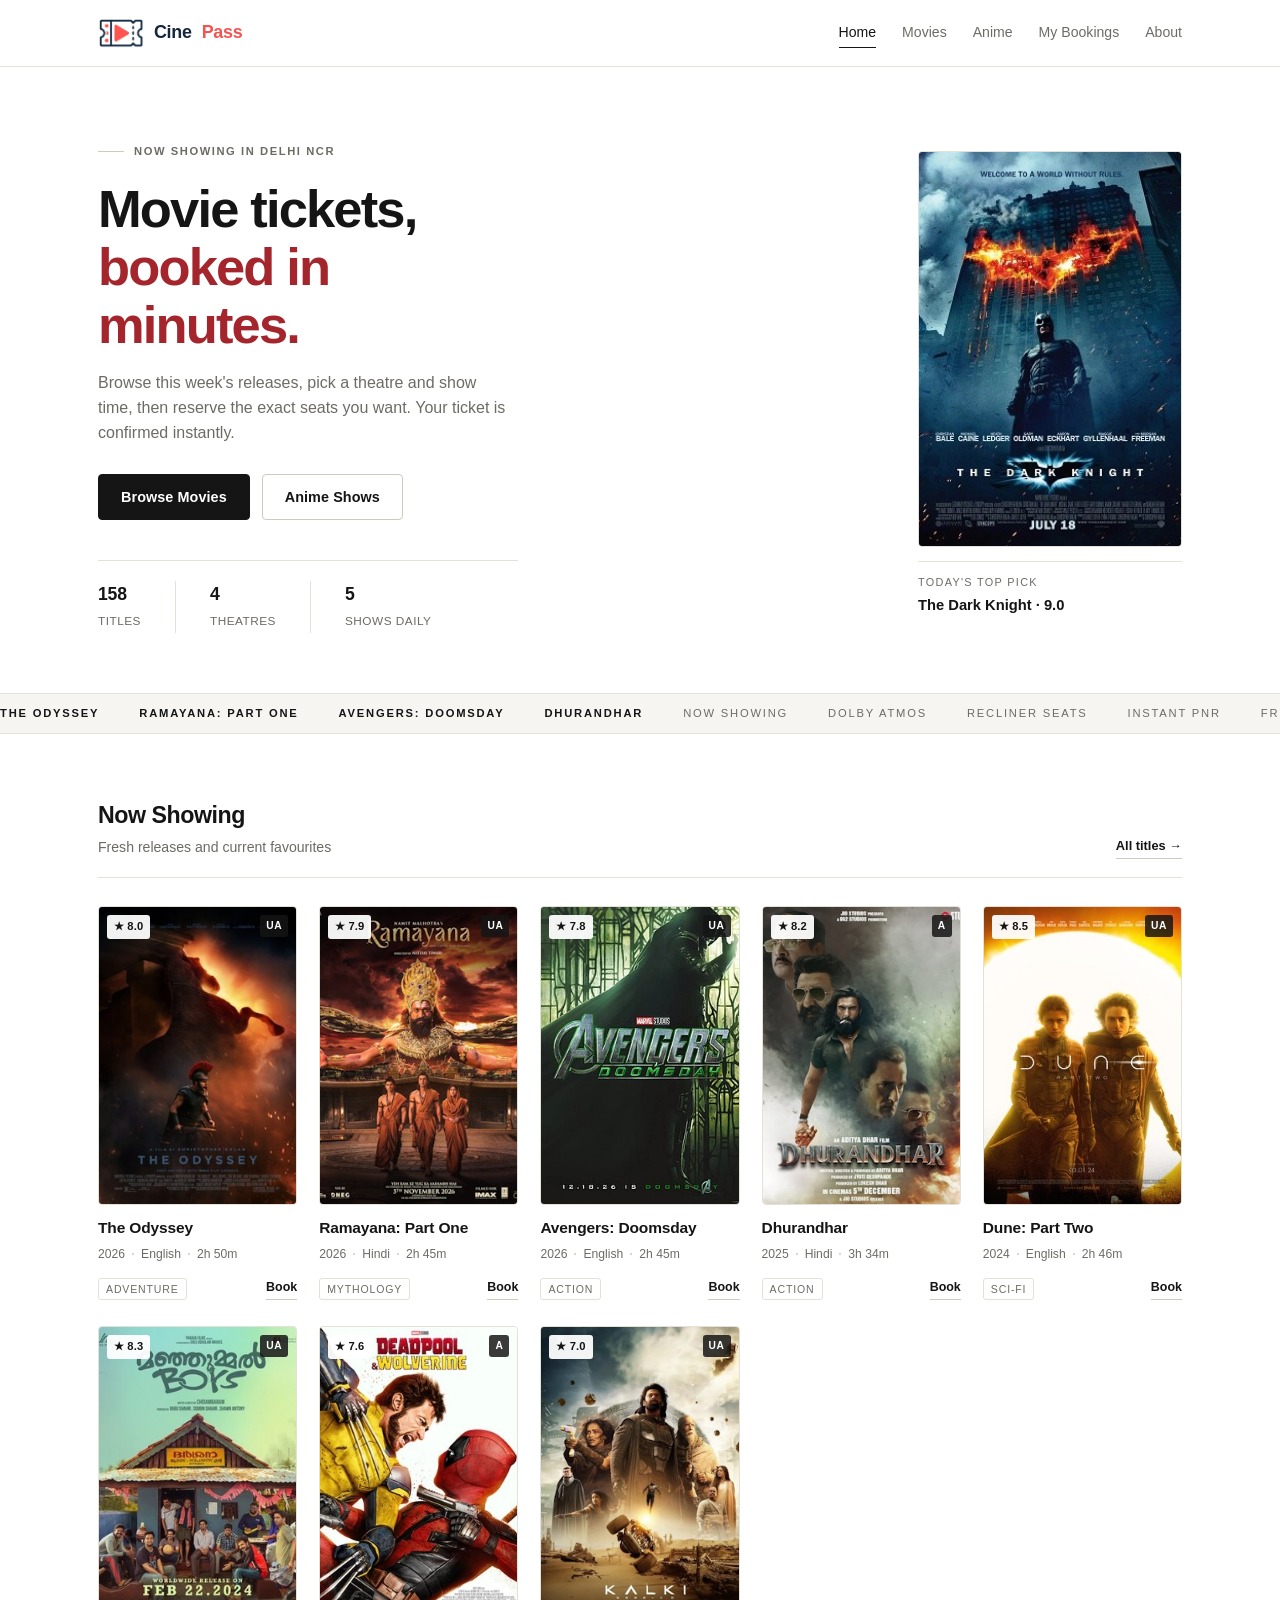
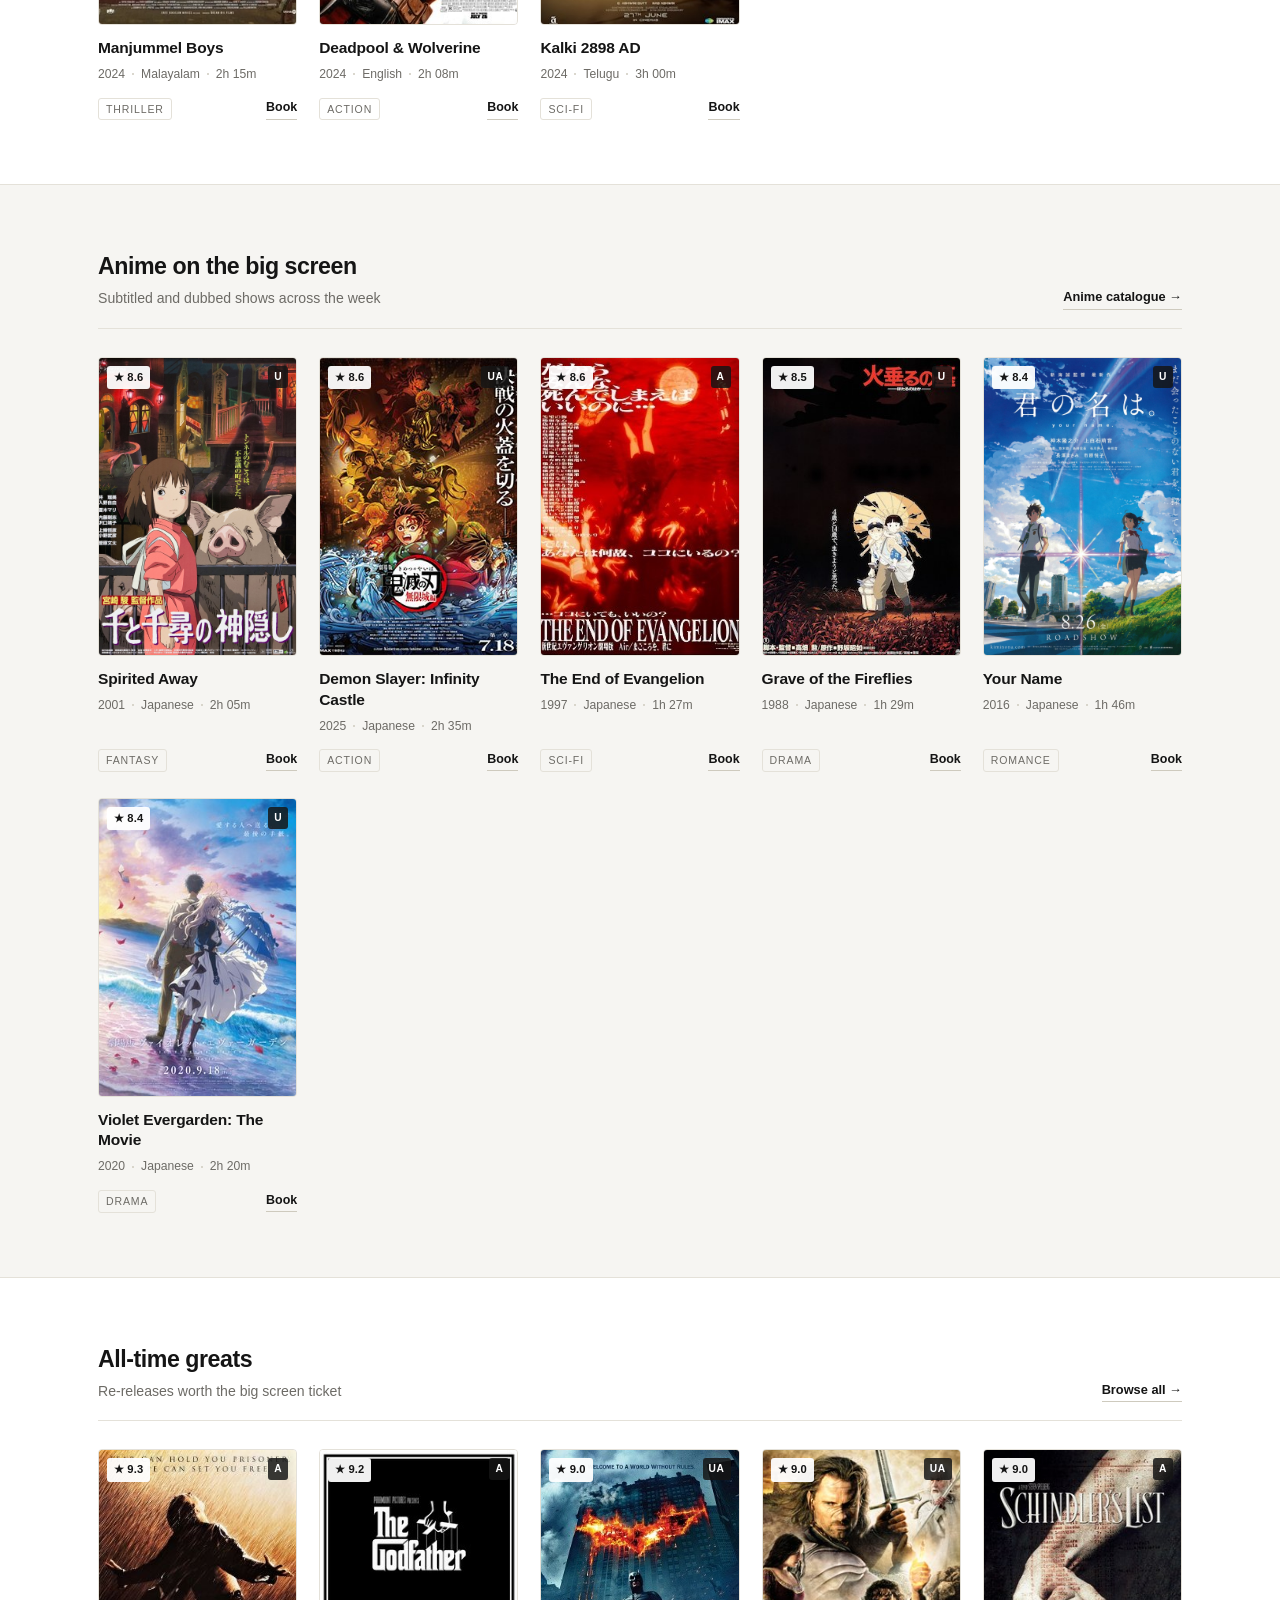
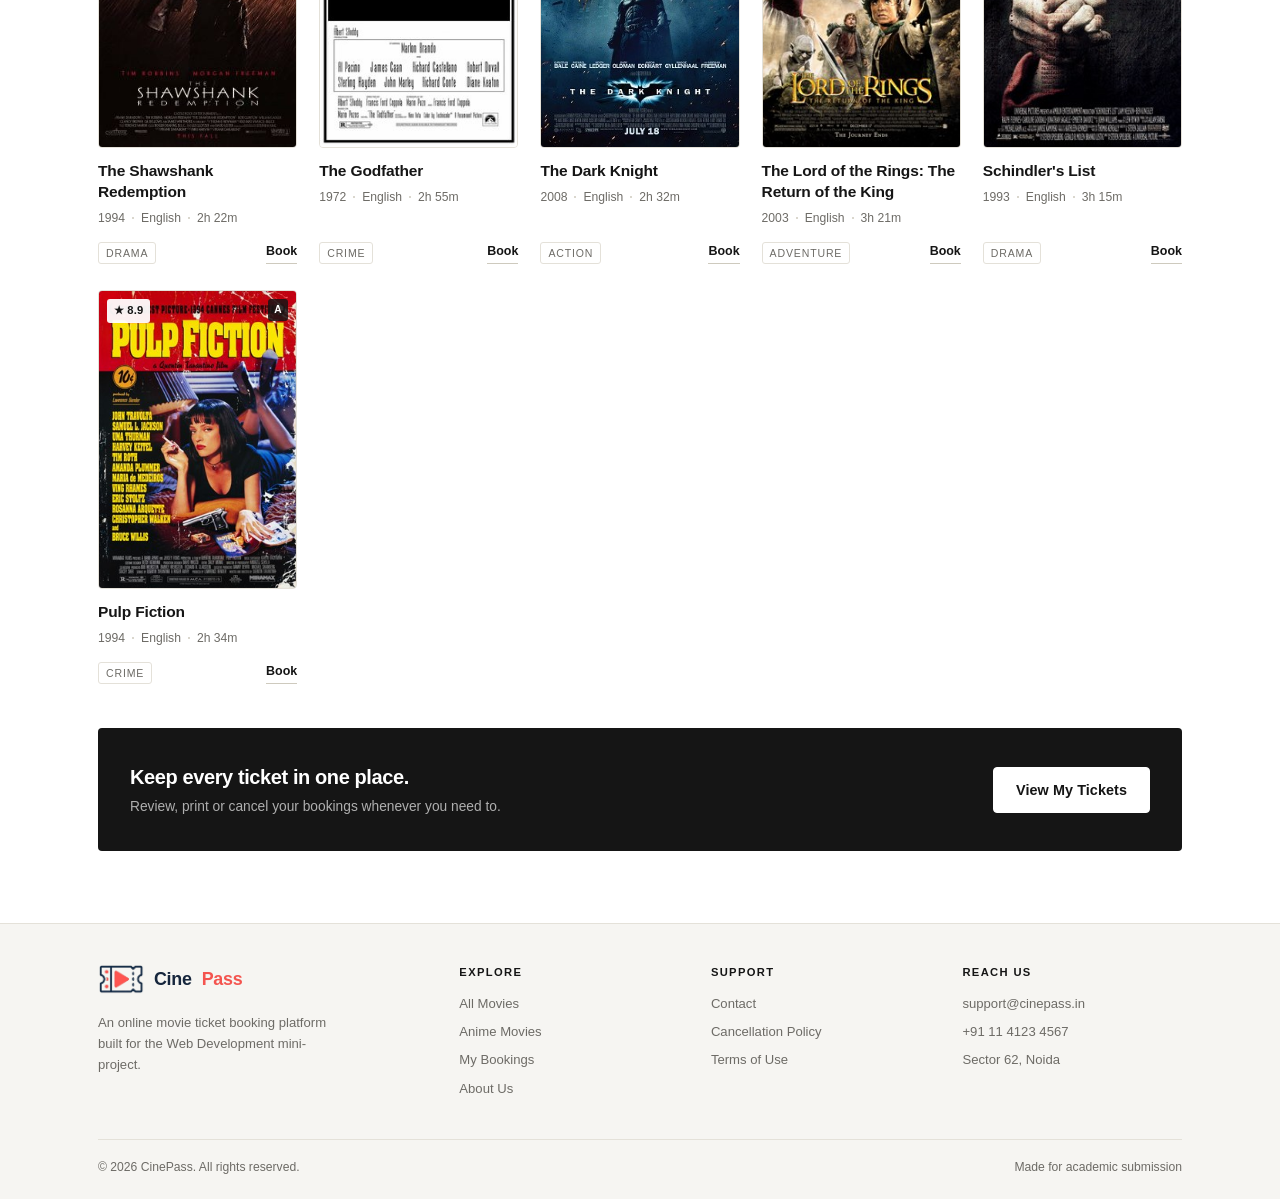
<file: index.html>
<!DOCTYPE html>
<html lang="en">
<head>
  <meta charset="UTF-8" />
  <meta name="viewport" content="width=device-width, initial-scale=1.0" />
  <title>CinePass | Book Movie Tickets Online</title>
  <link rel="icon" type="image/png" href="images/favicon.png" />
  <link rel="stylesheet" href="css/style.css" />
</head>
<body>
  <header class="site-header">
    <div class="wrap header-inner">
      <a href="index.html" class="brand">
        <img src="images/logo.png" alt="CinePass logo" class="brand-logo" />
        Cine<span>Pass</span>
      </a>
      <nav class="nav-links">
        <a href="index.html" class="active">Home</a>
        <a href="movies.html">Movies</a>
        <a href="anime.html">Anime</a>
        <a href="my-bookings.html">My Bookings</a>
        <a href="about.html">About</a>
      </nav>
    </div>
  </header>

  <section class="hero">
    <div class="wrap hero-inner">
      <div class="hero-content">
        <span class="eyebrow"><i></i> Now showing in Delhi NCR</span>
        <h1>Movie tickets, <em>booked in minutes.</em></h1>
        <p>Browse this week's releases, pick a theatre and show time, then reserve the exact seats you want. Your ticket is confirmed instantly.</p>
        <div class="hero-actions">
          <a href="movies.html" class="btn btn-primary">Browse Movies</a>
          <a href="anime.html" class="btn btn-ghost">Anime Shows</a>
        </div>
        <div class="hero-stats">
          <div>
            <strong id="totalTitles">150</strong>
            <small>Titles</small>
          </div>
          <div>
            <strong>4</strong>
            <small>Theatres</small>
          </div>
          <div>
            <strong>5</strong>
            <small>Shows Daily</small>
          </div>
        </div>
      </div>
      <div class="hero-art reveal">
        <img id="heroPoster" alt="Featured movie poster" class="hero-poster" />
        <div class="hero-tag">
          <span>Today's top pick</span>
          <strong id="heroPick">The Dark Knight &middot; 9.0</strong>
        </div>
      </div>
    </div>
  </section>

  <div class="ticker">
    <div class="ticker-track" id="tickerTrack"></div>
  </div>

  <section class="block">
    <div class="wrap">
      <div class="section-head reveal">
        <div>
          <h2>Now Showing</h2>
          <p>Fresh releases and current favourites</p>
        </div>
        <a href="movies.html" class="row-link">All titles &rarr;</a>
      </div>
      <div class="movie-grid" id="nowShowing"></div>
    </div>
  </section>

  <section class="block block-tint">
    <div class="wrap">
      <div class="section-head reveal">
        <div>
          <h2>Anime on the big screen</h2>
          <p>Subtitled and dubbed shows across the week</p>
        </div>
        <a href="anime.html" class="row-link">Anime catalogue &rarr;</a>
      </div>
      <div class="movie-grid" id="animeRow"></div>
    </div>
  </section>

  <section class="block">
    <div class="wrap">
      <div class="section-head reveal">
        <div>
          <h2>All-time greats</h2>
          <p>Re-releases worth the big screen ticket</p>
        </div>
        <a href="movies.html" class="row-link">Browse all &rarr;</a>
      </div>
      <div class="movie-grid" id="classicsRow"></div>

      <div class="cta-band reveal">
        <div>
          <h2>Keep every ticket in one place.</h2>
          <p>Review, print or cancel your bookings whenever you need to.</p>
        </div>
        <a href="my-bookings.html" class="btn btn-primary">View My Tickets</a>
      </div>
    </div>
  </section>

  <footer class="footer">
    <div class="wrap">
      <div class="footer-grid">
        <div>
          <a href="index.html" class="brand">
            <img src="images/logo.png" alt="CinePass logo" class="brand-logo" />
            Cine<span>Pass</span>
          </a>
          <p>An online movie ticket booking platform built for the Web Development mini-project.</p>
        </div>
        <div>
          <h4>Explore</h4>
          <ul>
            <li><a href="movies.html">All Movies</a></li>
            <li><a href="anime.html">Anime Movies</a></li>
            <li><a href="my-bookings.html">My Bookings</a></li>
            <li><a href="about.html">About Us</a></li>
          </ul>
        </div>
        <div>
          <h4>Support</h4>
          <ul>
            <li><a href="about.html#contact">Contact</a></li>
            <li><a href="about.html">Cancellation Policy</a></li>
            <li><a href="about.html">Terms of Use</a></li>
          </ul>
        </div>
        <div>
          <h4>Reach Us</h4>
          <ul>
            <li><a href="mailto:support@cinepass.in">support@cinepass.in</a></li>
            <li><a href="tel:+911141234567">+91 11 4123 4567</a></li>
            <li>Sector 62, Noida</li>
          </ul>
        </div>
      </div>
      <div class="footer-bottom">
        <span>&copy; 2026 CinePass. All rights reserved.</span>
        <span>Made for academic submission</span>
      </div>
    </div>
  </footer>

  <div class="toast" id="toast"></div>

  <script src="js/posters.js"></script>
  <script src="js/data.js"></script>
  <script src="js/home.js"></script>
  <script src="js/site.js"></script>
</body>
</html>
</file>
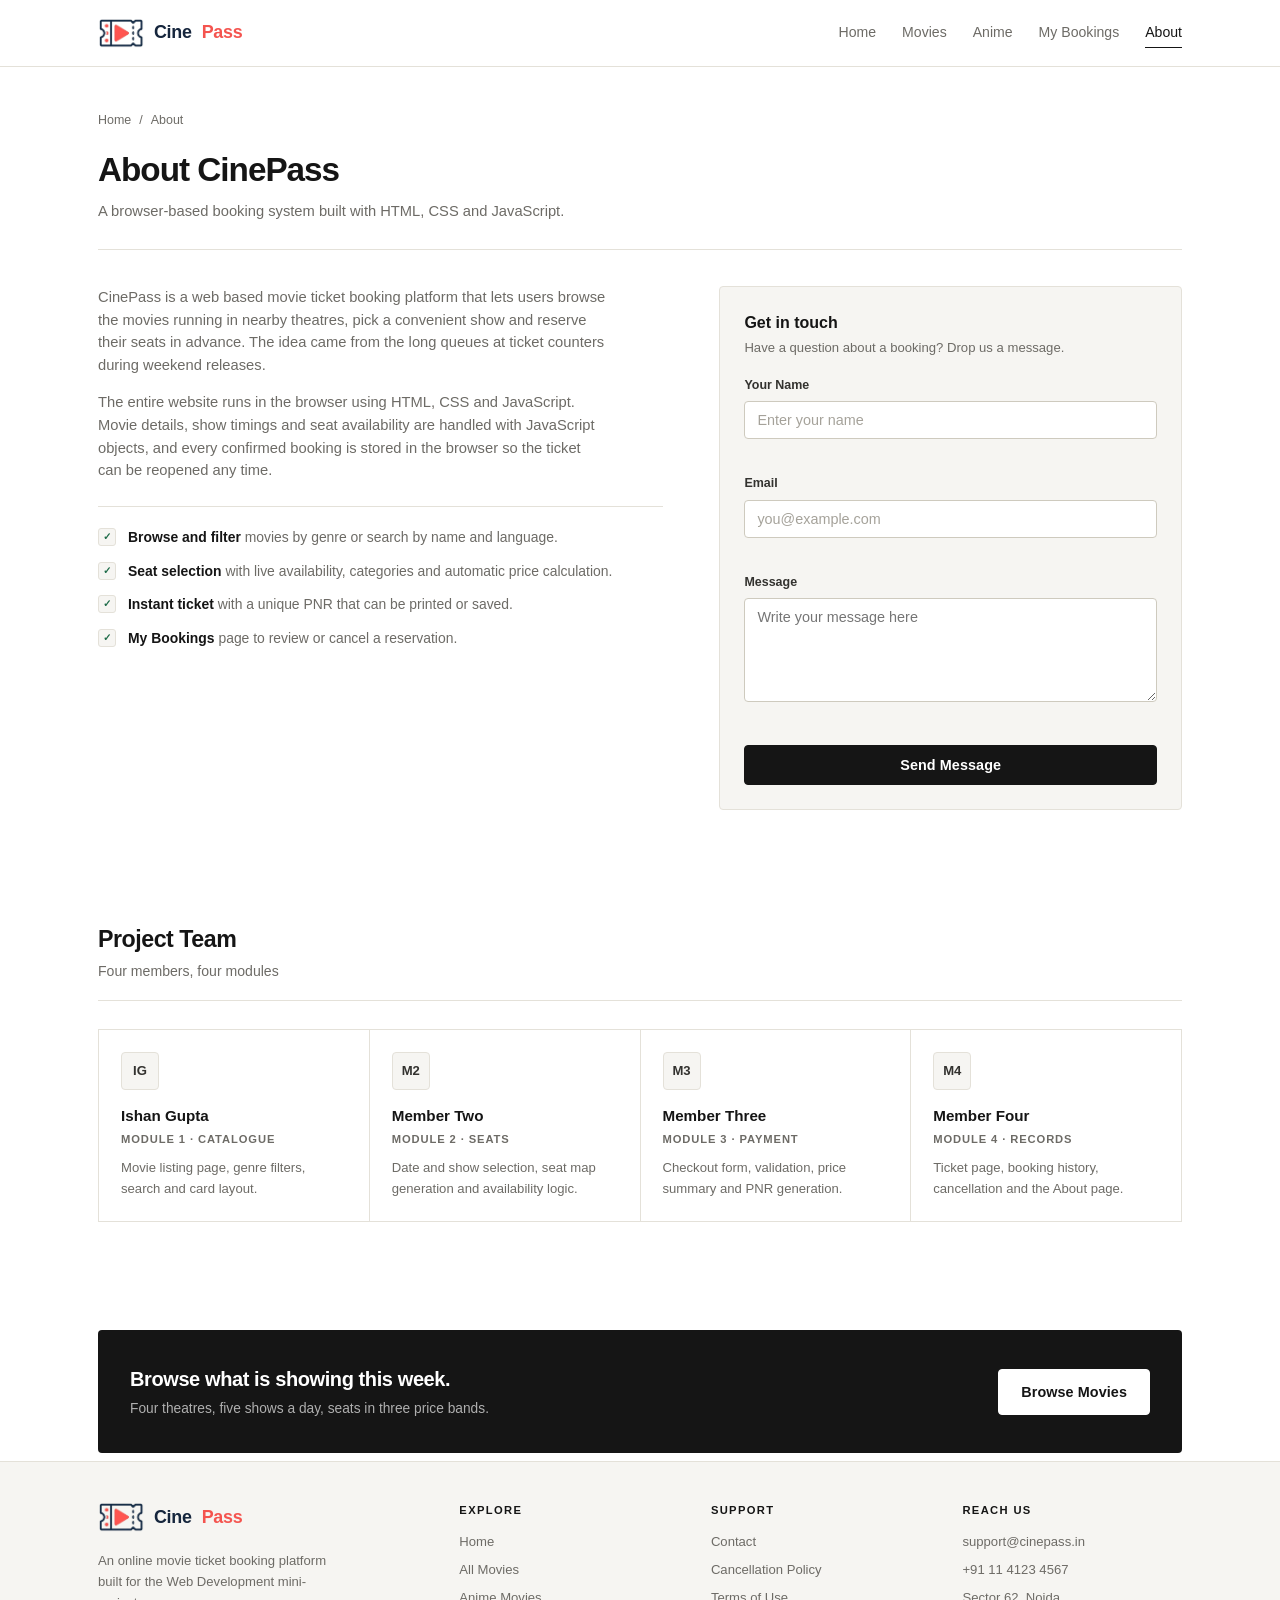
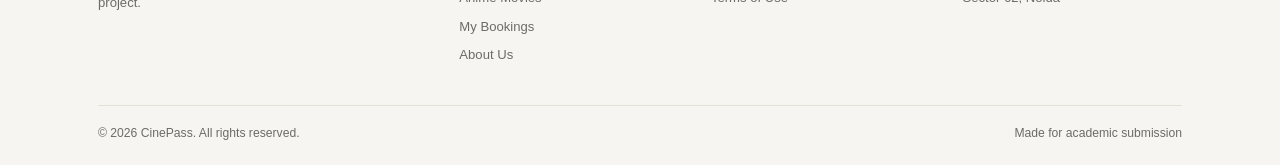
<file: about.html>
<!DOCTYPE html>
<html lang="en">
<head>
  <meta charset="UTF-8" />
  <meta name="viewport" content="width=device-width, initial-scale=1.0" />
  <title>About | CinePass</title>
  <link rel="icon" type="image/png" href="images/favicon.png" />
  <link rel="stylesheet" href="css/style.css" />
</head>
<body>
  <header class="site-header">
    <div class="wrap header-inner">
      <a href="index.html" class="brand">
        <img src="images/logo.png" alt="CinePass logo" class="brand-logo" />
        Cine<span>Pass</span>
      </a>
      <nav class="nav-links">
        <a href="index.html">Home</a>
        <a href="movies.html">Movies</a>
        <a href="anime.html">Anime</a>
        <a href="my-bookings.html">My Bookings</a>
        <a href="about.html" class="active">About</a>
      </nav>
    </div>
  </header>

  <div class="wrap">
    <div class="page-head">
      <div class="breadcrumb">
        <a href="index.html">Home</a>
        <span>/</span>
        <span>About</span>
      </div>
      <h1>About CinePass</h1>
      <p>A browser-based booking system built with HTML, CSS and JavaScript.</p>
    </div>

    <div class="about-grid">
      <div class="about-text">
        <p>CinePass is a web based movie ticket booking platform that lets users browse the movies running in nearby theatres, pick a convenient show and reserve their seats in advance. The idea came from the long queues at ticket counters during weekend releases.</p>
        <p>The entire website runs in the browser using HTML, CSS and JavaScript. Movie details, show timings and seat availability are handled with JavaScript objects, and every confirmed booking is stored in the browser so the ticket can be reopened any time.</p>
        <ul class="feature-list">
          <li><span class="check-mark">&#10003;</span><div><b>Browse and filter</b> movies by genre or search by name and language.</div></li>
          <li><span class="check-mark">&#10003;</span><div><b>Seat selection</b> with live availability, categories and automatic price calculation.</div></li>
          <li><span class="check-mark">&#10003;</span><div><b>Instant ticket</b> with a unique PNR that can be printed or saved.</div></li>
          <li><span class="check-mark">&#10003;</span><div><b>My Bookings</b> page to review or cancel a reservation.</div></li>
        </ul>
      </div>

      <div class="contact-card" id="contact">
        <h3>Get in touch</h3>
        <p>Have a question about a booking? Drop us a message.</p>
        <form id="contactForm" novalidate>
          <div class="field">
            <label for="contactName">Your Name</label>
            <input type="text" id="contactName" placeholder="Enter your name" />
            <small class="error-msg" id="errContactName"></small>
          </div>
          <div class="field">
            <label for="contactEmail">Email</label>
            <input type="email" id="contactEmail" placeholder="you@example.com" />
            <small class="error-msg" id="errContactEmail"></small>
          </div>
          <div class="field">
            <label for="contactMessage">Message</label>
            <textarea id="contactMessage" placeholder="Write your message here"></textarea>
            <small class="error-msg" id="errContactMessage"></small>
          </div>
          <button type="submit" class="btn btn-primary btn-block">Send Message</button>
        </form>
      </div>
    </div>

    <section class="block">
      <div class="section-head">
        <div>
          <h2>Project Team</h2>
          <p>Four members, four modules</p>
        </div>
      </div>
      <div class="team-grid">
        <div class="team-card">
          <div class="avatar">IG</div>
          <h3>Ishan Gupta</h3>
          <p class="role">Module 1 &middot; Catalogue</p>
          <p>Movie listing page, genre filters, search and card layout.</p>
        </div>
        <div class="team-card">
          <div class="avatar">M2</div>
          <h3>Member Two</h3>
          <p class="role">Module 2 &middot; Seats</p>
          <p>Date and show selection, seat map generation and availability logic.</p>
        </div>
        <div class="team-card">
          <div class="avatar">M3</div>
          <h3>Member Three</h3>
          <p class="role">Module 3 &middot; Payment</p>
          <p>Checkout form, validation, price summary and PNR generation.</p>
        </div>
        <div class="team-card">
          <div class="avatar">M4</div>
          <h3>Member Four</h3>
          <p class="role">Module 4 &middot; Records</p>
          <p>Ticket page, booking history, cancellation and the About page.</p>
        </div>
      </div>
    </section>

    <div class="cta-band">
      <div>
                  <h2>Browse what is showing this week.</h2>
          <p>Four theatres, five shows a day, seats in three price bands.</p>
      </div>
      <a href="index.html#movies" class="btn btn-primary">Browse Movies</a>
    </div>
  </div>

  <footer class="footer">
    <div class="wrap">
      <div class="footer-grid">
        <div>
          <a href="index.html" class="brand">
            <img src="images/logo.png" alt="CinePass logo" class="brand-logo" />
            Cine<span>Pass</span>
          </a>
          <p>An online movie ticket booking platform built for the Web Development mini-project.</p>
        </div>
        <div>
          <h4>Explore</h4>
          <ul>
            <li><a href="index.html">Home</a></li>
            <li><a href="movies.html">All Movies</a></li>
            <li><a href="anime.html">Anime Movies</a></li>
            <li><a href="my-bookings.html">My Bookings</a></li>
            <li><a href="about.html">About Us</a></li>
          </ul>
        </div>
        <div>
          <h4>Support</h4>
          <ul>
            <li><a href="#contact">Contact</a></li>
            <li><a href="about.html">Cancellation Policy</a></li>
            <li><a href="about.html">Terms of Use</a></li>
          </ul>
        </div>
        <div>
          <h4>Reach Us</h4>
          <ul>
            <li><a href="mailto:support@cinepass.in">support@cinepass.in</a></li>
            <li><a href="tel:+911141234567">+91 11 4123 4567</a></li>
            <li>Sector 62, Noida</li>
          </ul>
        </div>
      </div>
      <div class="footer-bottom">
        <span>&copy; 2026 CinePass. All rights reserved.</span>
        <span>Made for academic submission</span>
      </div>
    </div>
  </footer>

  <div class="toast" id="toast"></div>

  <script src="js/posters.js"></script>
  <script src="js/data.js"></script>
  <script src="js/about.js"></script>
  <script src="js/site.js"></script>
</body>
</html>
</file>
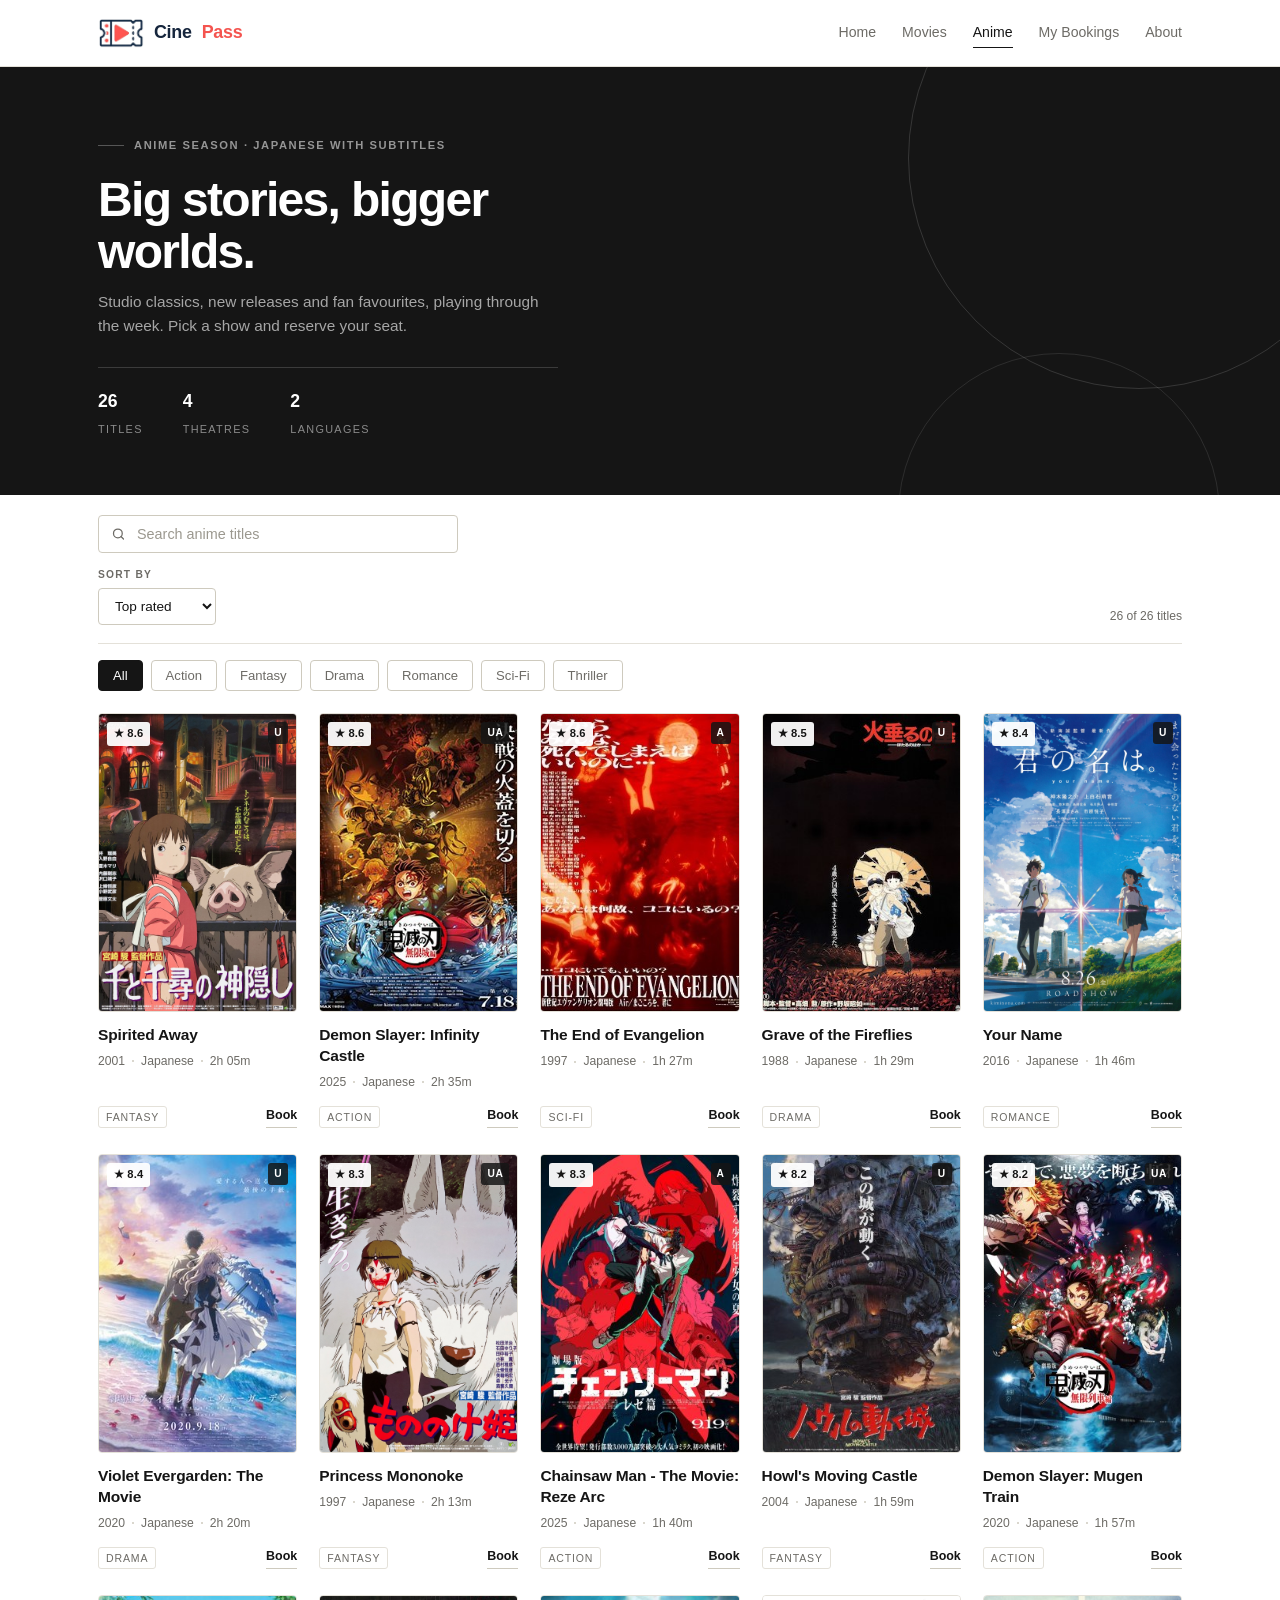
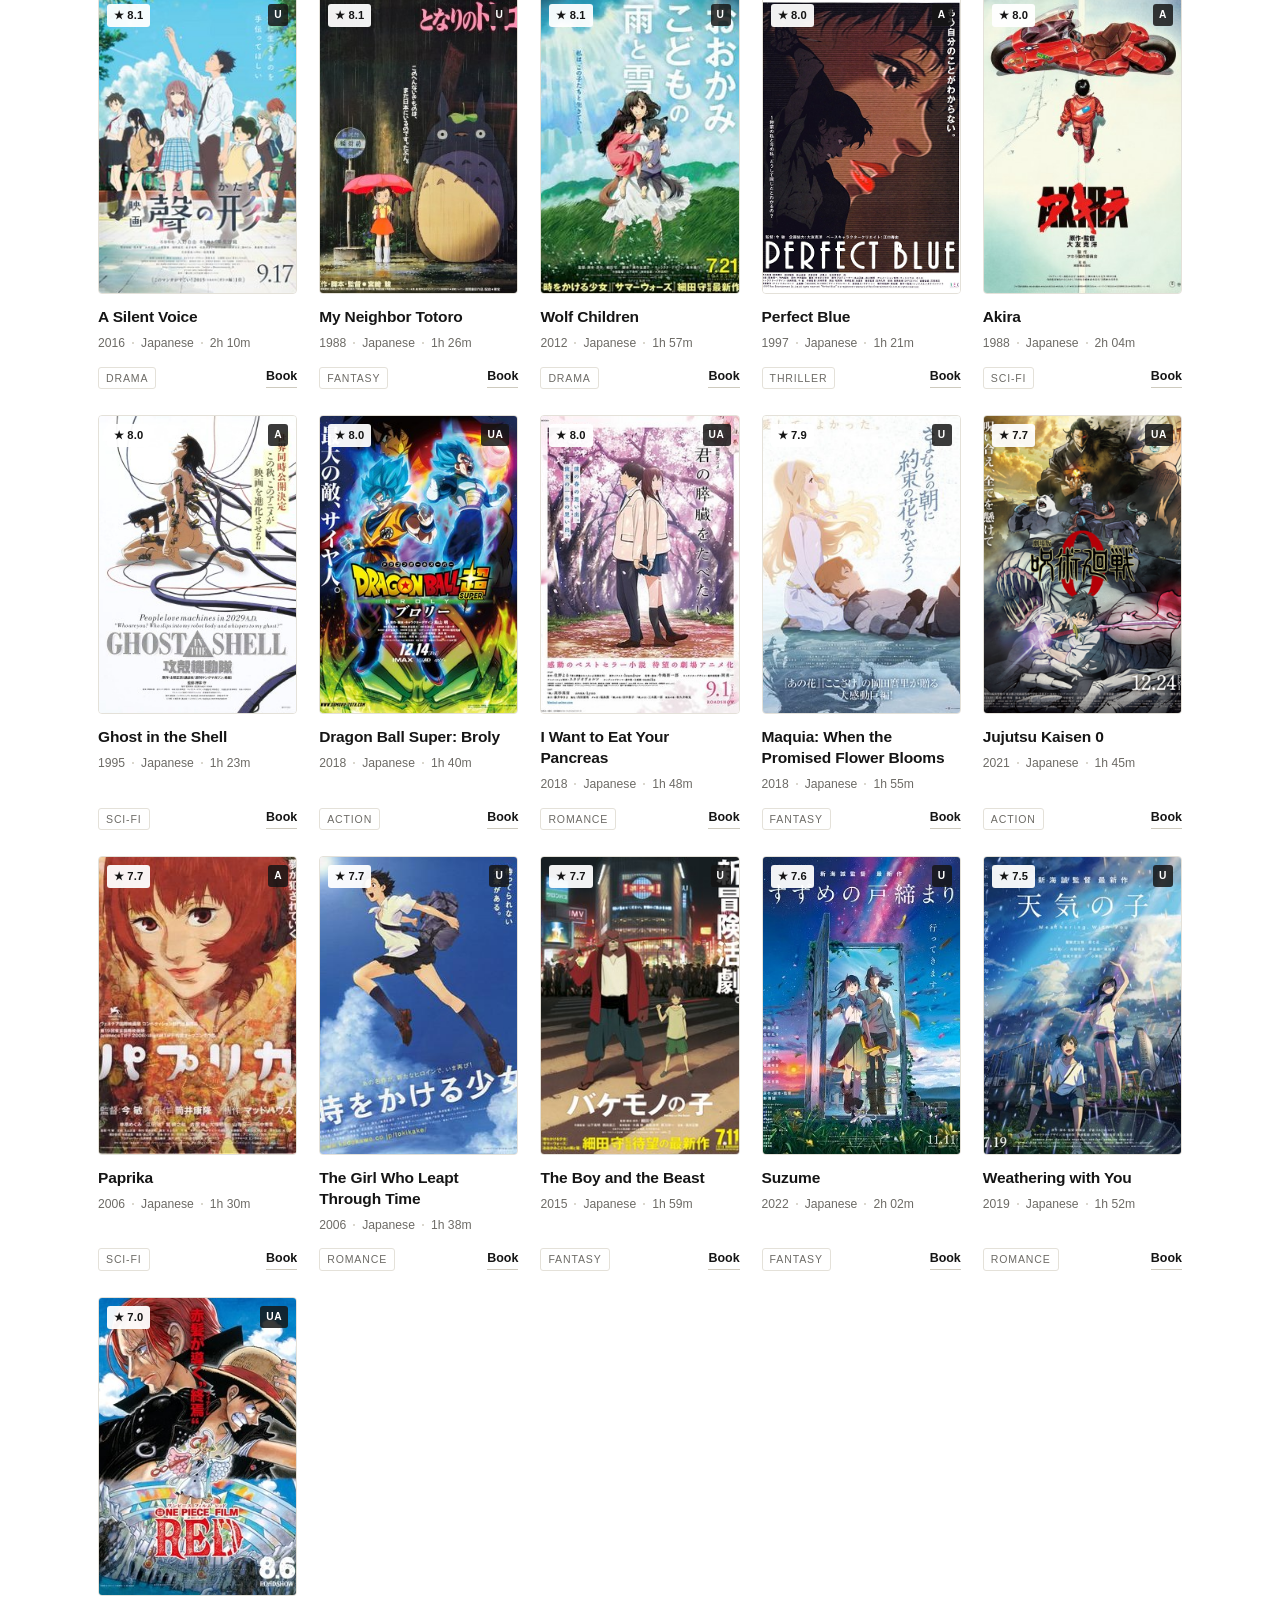
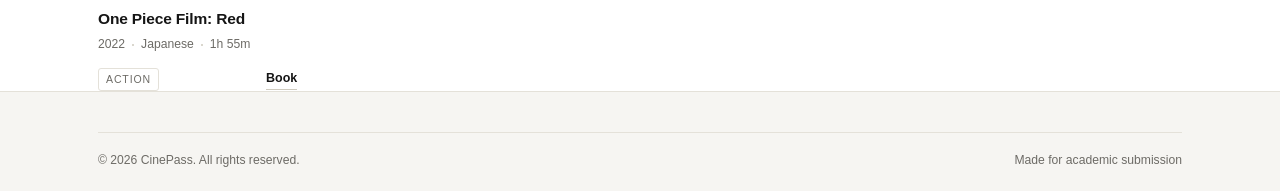
<file: anime.html>
<!DOCTYPE html>
<html lang="en">
<head>
  <meta charset="UTF-8" />
  <meta name="viewport" content="width=device-width, initial-scale=1.0" />
  <title>Anime Movies | CinePass</title>
  <link rel="icon" type="image/png" href="images/favicon.png" />
  <link rel="stylesheet" href="css/style.css" />
</head>
<body>
  <header class="site-header">
    <div class="wrap header-inner">
      <a href="index.html" class="brand">
        <img src="images/logo.png" alt="CinePass logo" class="brand-logo" />
        Cine<span>Pass</span>
      </a>
      <nav class="nav-links">
        <a href="index.html">Home</a>
        <a href="movies.html">Movies</a>
        <a href="anime.html" class="active">Anime</a>
        <a href="my-bookings.html">My Bookings</a>
        <a href="about.html">About</a>
      </nav>
    </div>
  </header>

  <section class="anime-head">
    <div class="wrap">
      <span class="eyebrow"><i></i> Anime season &middot; Japanese with subtitles</span>
      <h1>Big stories, bigger worlds.</h1>
      <p>Studio classics, new releases and fan favourites, playing through the week. Pick a show and reserve your seat.</p>
      <div class="anime-stats">
        <div>
          <strong>26</strong>
          <small>Titles</small>
        </div>
        <div>
          <strong>4</strong>
          <small>Theatres</small>
        </div>
        <div>
          <strong>2</strong>
          <small>Languages</small>
        </div>
      </div>
    </div>
  </section>

  <div class="wrap">
    <div class="filter-bar">
      <div class="filter-left">
        <div class="search-box">
          <svg viewBox="0 0 24 24" stroke-linecap="round">
            <circle cx="11" cy="11" r="7" />
            <path d="M20 20l-4-4" />
          </svg>
          <input type="text" id="searchInput" placeholder="Search anime titles" />
        </div>
        <div class="select-box">
          <label for="sortSelect">Sort by</label>
          <select id="sortSelect">
            <option value="rating">Top rated</option>
            <option value="newest">Newest first</option>
            <option value="oldest">Oldest first</option>
            <option value="title">Title A-Z</option>
          </select>
        </div>
      </div>
      <p class="hint" id="resultCount">Loading</p>
    </div>

    <div class="chips filter-chips" id="filterChips" data-type="genre">
      <button class="chip active" data-value="All">All</button>
      <button class="chip" data-value="Action">Action</button>
      <button class="chip" data-value="Fantasy">Fantasy</button>
      <button class="chip" data-value="Drama">Drama</button>
      <button class="chip" data-value="Romance">Romance</button>
      <button class="chip" data-value="Sci-Fi">Sci-Fi</button>
      <button class="chip" data-value="Thriller">Thriller</button>
    </div>

    <div class="movie-grid" id="movieGrid" data-scope="anime"></div>
  </div>

  <footer class="footer">
    <div class="wrap">
      <div class="footer-bottom">
        <span>&copy; 2026 CinePass. All rights reserved.</span>
        <span>Made for academic submission</span>
      </div>
    </div>
  </footer>

  <div class="toast" id="toast"></div>

  <script src="js/posters.js"></script>
  <script src="js/data.js"></script>
  <script src="js/catalogue.js"></script>
  <script src="js/site.js"></script>
</body>
</html>
</file>
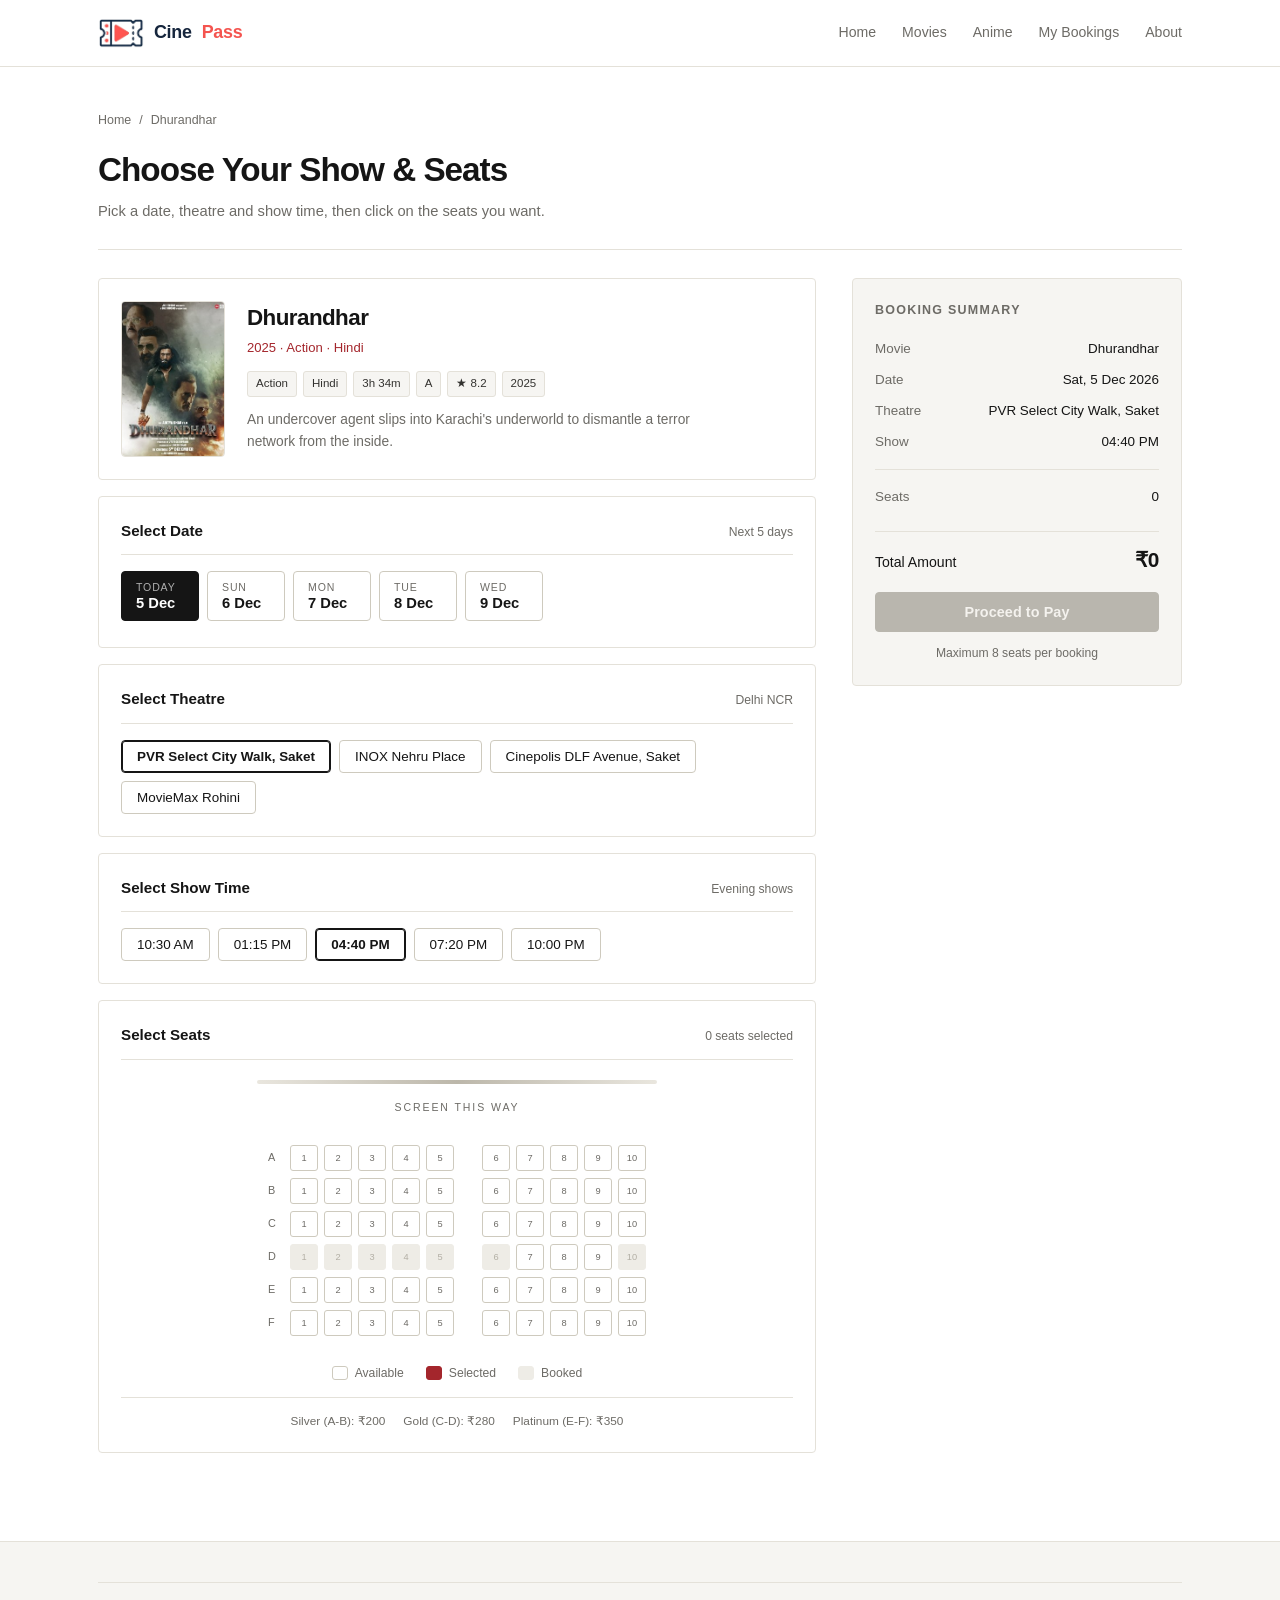
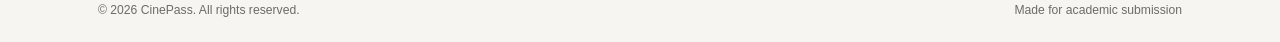
<file: booking.html>
<!DOCTYPE html>
<html lang="en">
<head>
  <meta charset="UTF-8" />
  <meta name="viewport" content="width=device-width, initial-scale=1.0" />
  <title>Select Seats | CinePass</title>
  <link rel="icon" type="image/png" href="images/favicon.png" />
  <link rel="stylesheet" href="css/style.css" />
</head>
<body>
  <header class="site-header">
    <div class="wrap header-inner">
      <a href="index.html" class="brand">
        <img src="images/logo.png" alt="CinePass logo" class="brand-logo" />
        Cine<span>Pass</span>
      </a>
      <nav class="nav-links">
        <a href="index.html">Home</a>
        <a href="movies.html">Movies</a>
        <a href="anime.html">Anime</a>
        <a href="my-bookings.html">My Bookings</a>
        <a href="about.html">About</a>
      </nav>
    </div>
  </header>

  <div class="wrap">
    <div class="page-head">
      <div class="breadcrumb">
        <a href="index.html">Home</a>
        <span>/</span>
        <span id="crumbTitle">Select Show</span>
      </div>
      <h1>Choose Your Show &amp; Seats</h1>
      <p>Pick a date, theatre and show time, then click on the seats you want.</p>
    </div>

    <div class="booking-layout">
      <div>
        <div class="panel">
          <div class="movie-summary">
            <img id="moviePoster" alt="Movie poster" />
            <div>
              <h2 id="movieTitle">Movie</h2>
              <p class="tagline" id="movieTagline"></p>
              <div class="meta-row" id="movieMeta"></div>
              <p class="synopsis" id="movieSynopsis"></p>
            </div>
          </div>
        </div>

        <div class="panel">
          <div class="panel-title">
            <h2>Select Date</h2>
            <span>Next 5 days</span>
          </div>
          <div class="date-row" id="dateRow"></div>
        </div>

        <div class="panel">
          <div class="panel-title">
            <h2>Select Theatre</h2>
            <span>Delhi NCR</span>
          </div>
          <div class="option-grid" id="theatreGrid"></div>
        </div>

        <div class="panel">
          <div class="panel-title">
            <h2>Select Show Time</h2>
            <span id="showCaption">Evening shows</span>
          </div>
          <div class="option-grid" id="timeGrid"></div>
        </div>

        <div class="panel">
          <div class="panel-title">
            <h2>Select Seats</h2>
            <span id="seatCounter">0 seats selected</span>
          </div>
          <div class="screen-wrap">
            <div class="screen"></div>
            <small>Screen This Way</small>
          </div>
          <div class="seat-area" id="seatArea"></div>
          <div class="legend">
            <div><i></i> Available</div>
            <div><i class="sel"></i> Selected</div>
            <div><i class="bkd"></i> Booked</div>
          </div>
          <div class="tier-note">
            <span>Silver (A-B): &#8377;200</span>
            <span>Gold (C-D): &#8377;280</span>
            <span>Platinum (E-F): &#8377;350</span>
          </div>
        </div>
      </div>

      <aside class="summary-panel">
        <h3>Booking Summary</h3>
        <div class="summary-line"><span>Movie</span><strong id="sumMovie">-</strong></div>
        <div class="summary-line"><span>Date</span><strong id="sumDate">-</strong></div>
        <div class="summary-line"><span>Theatre</span><strong id="sumTheatre">-</strong></div>
        <div class="summary-line"><span>Show</span><strong id="sumTime">-</strong></div>
        <div class="summary-divider"></div>
        <div class="summary-line"><span>Seats</span><strong id="sumSeatCount">0</strong></div>
        <div class="seat-tags" id="sumSeatTags"></div>
        <div class="summary-divider"></div>
        <div class="summary-total">
          <span>Total Amount</span>
          <strong id="sumTotal">&#8377;0</strong>
        </div>
        <button class="btn btn-primary btn-block" id="proceedBtn" disabled>Proceed to Pay</button>
        <p class="hint">Maximum 8 seats per booking</p>
      </aside>
    </div>
  </div>

  <footer class="footer">
    <div class="wrap">
      <div class="footer-bottom">
        <span>&copy; 2026 CinePass. All rights reserved.</span>
        <span>Made for academic submission</span>
      </div>
    </div>
  </footer>

  <div class="toast" id="toast"></div>

  <script src="js/posters.js"></script>
  <script src="js/data.js"></script>
  <script src="js/booking.js"></script>
  <script src="js/site.js"></script>
</body>
</html>
</file>
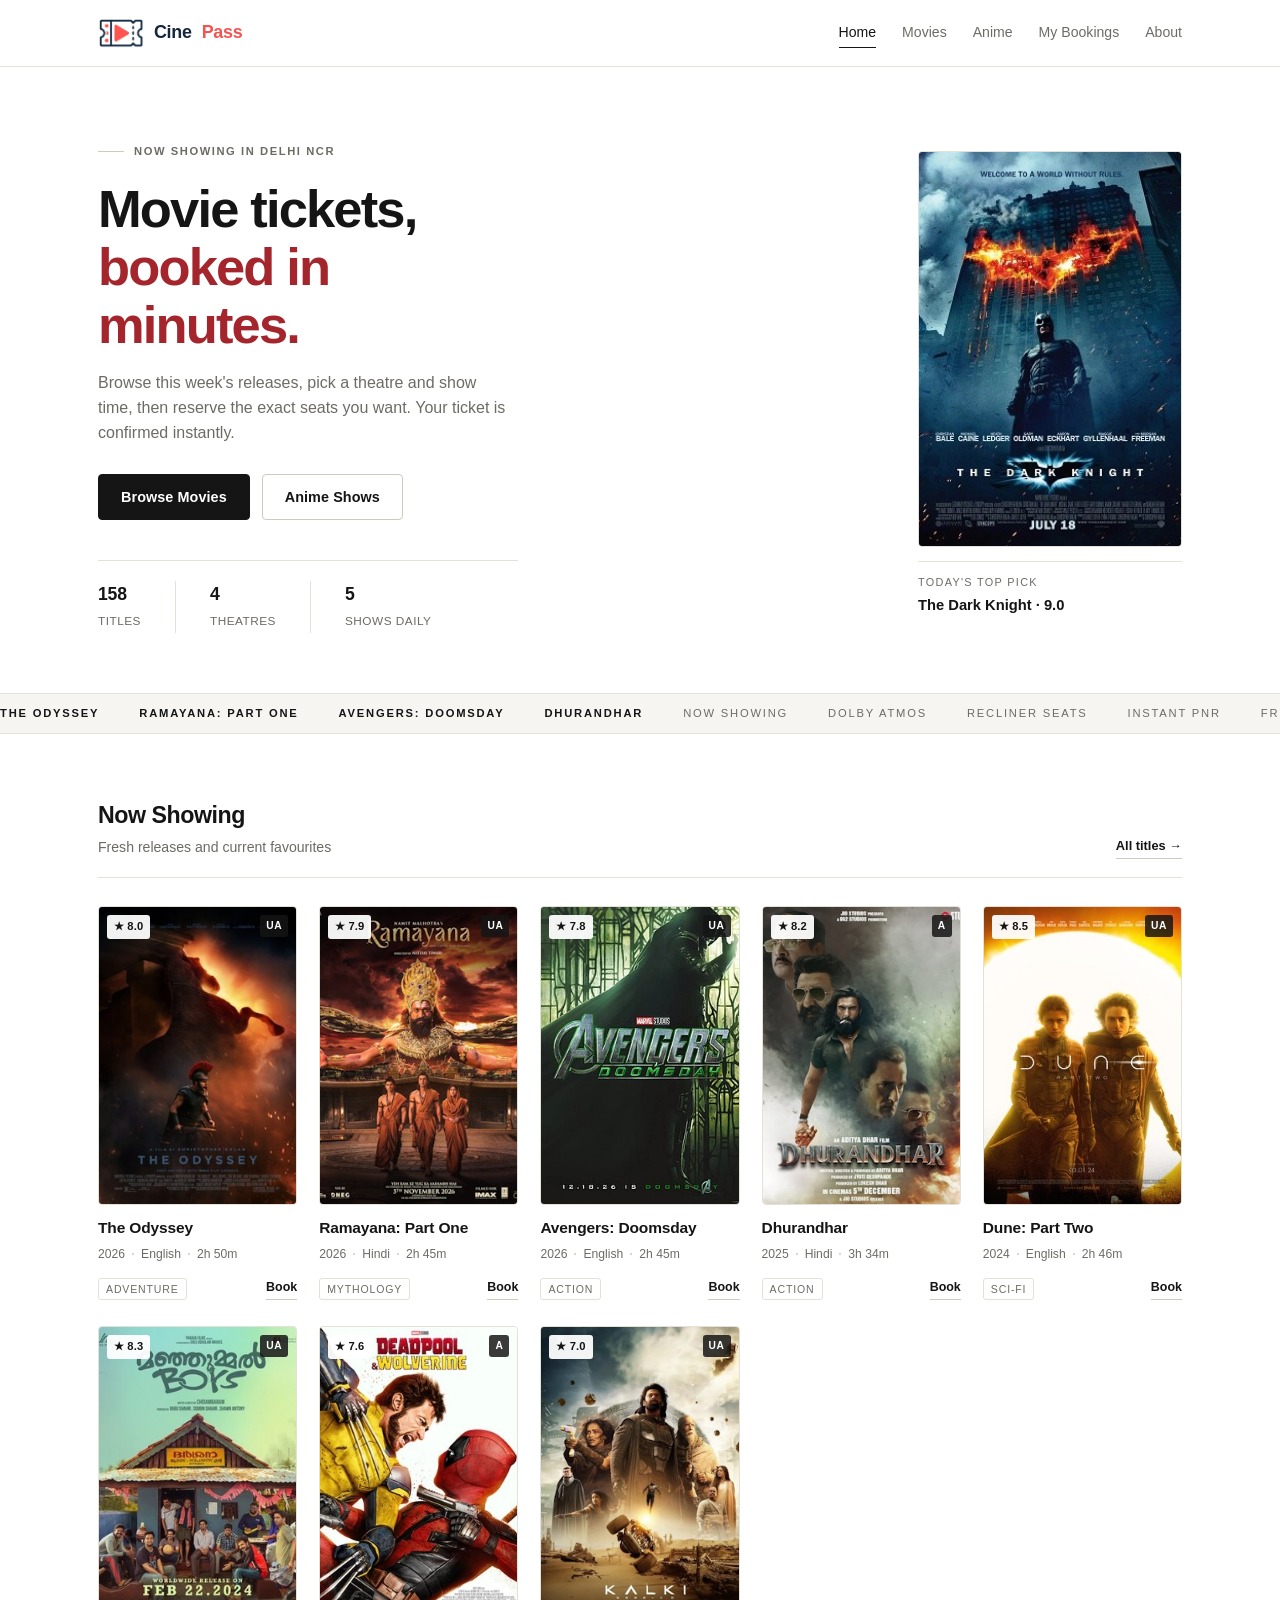
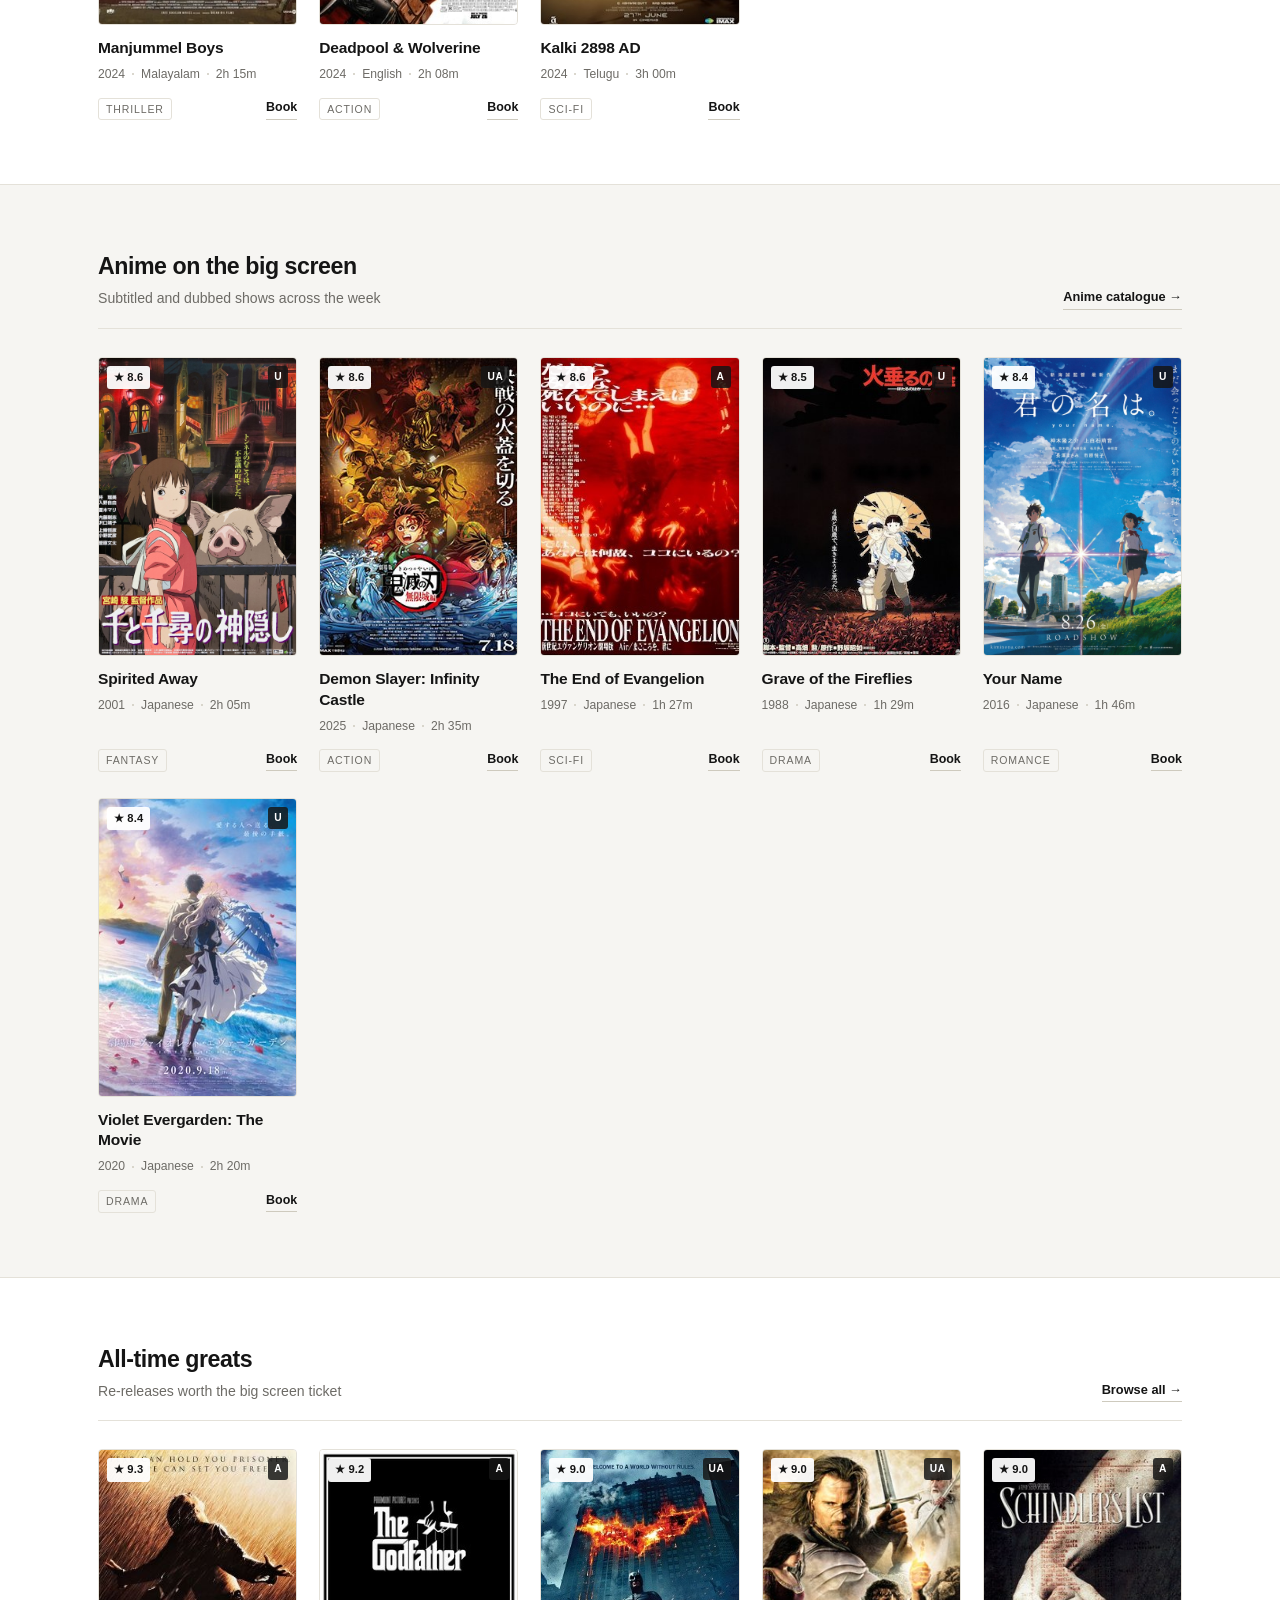
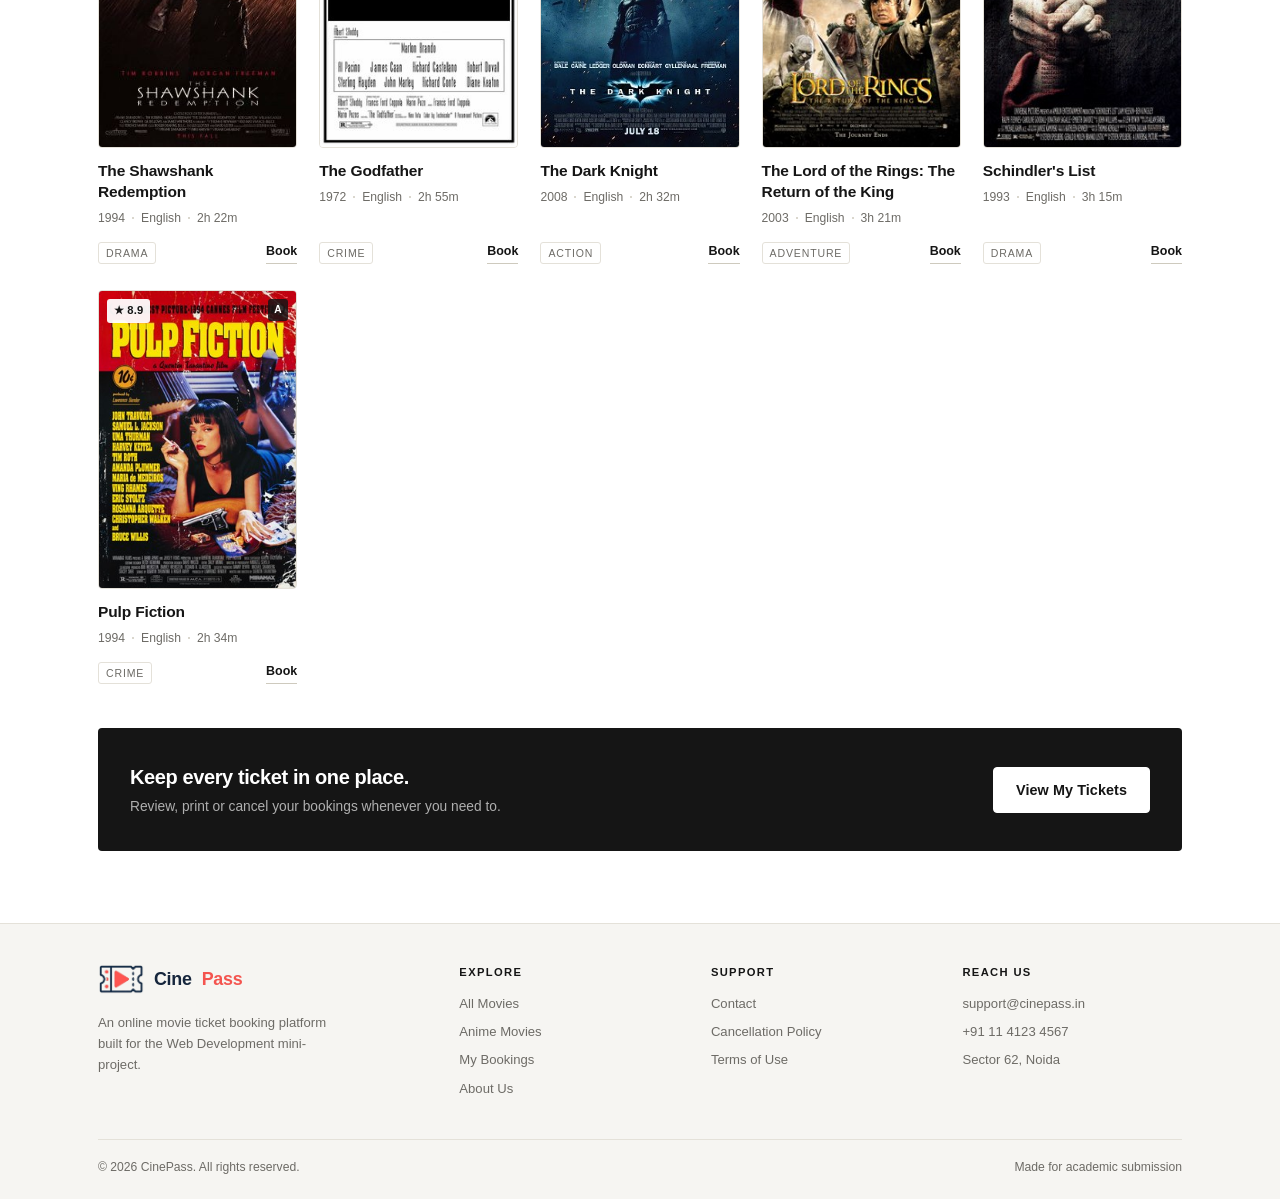
<file: checkout.html>
<!DOCTYPE html>
<html lang="en">
<head>
  <meta charset="UTF-8" />
  <meta name="viewport" content="width=device-width, initial-scale=1.0" />
  <title>Checkout | CinePass</title>
  <link rel="icon" type="image/png" href="images/favicon.png" />
  <link rel="stylesheet" href="css/style.css" />
</head>
<body>
  <header class="site-header">
    <div class="wrap header-inner">
      <a href="index.html" class="brand">
        <img src="images/logo.png" alt="CinePass logo" class="brand-logo" />
        Cine<span>Pass</span>
      </a>
      <nav class="nav-links">
        <a href="index.html">Home</a>
        <a href="movies.html">Movies</a>
        <a href="anime.html">Anime</a>
        <a href="my-bookings.html">My Bookings</a>
        <a href="about.html">About</a>
      </nav>
    </div>
  </header>

  <div class="wrap">
    <div class="page-head">
      <div class="breadcrumb">
        <a href="index.html">Home</a>
        <span>/</span>
        <a href="booking.html" id="backToSeats">Select Seats</a>
        <span>/</span>
        <span>Checkout</span>
      </div>
      <h1>Complete Your Payment</h1>
      <p>Fill in your details to confirm the booking.</p>
    </div>

    <div class="checkout-grid">
      <form id="paymentForm" novalidate>
        <div class="panel">
          <div class="panel-title">
            <h2>Contact Details</h2>
            <span>Ticket will be sent here</span>
          </div>
          <div class="field-row">
            <div class="field">
              <label for="fullName">Full Name</label>
              <input type="text" id="fullName" placeholder="Enter your full name" autocomplete="name" />
              <small class="error-msg" id="errName"></small>
            </div>
            <div class="field">
              <label for="phone">Mobile Number</label>
              <input type="tel" id="phone" placeholder="10 digit mobile number" maxlength="10" autocomplete="tel" />
              <small class="error-msg" id="errPhone"></small>
            </div>
          </div>
          <div class="field">
            <label for="email">Email Address</label>
            <input type="email" id="email" placeholder="you@example.com" autocomplete="email" />
            <small class="error-msg" id="errEmail"></small>
          </div>
        </div>

        <div class="panel">
          <div class="panel-title">
            <h2>Payment Method</h2>
            <span>Secure payment</span>
          </div>
          <div class="pay-methods">
            <button type="button" class="pay-option active" data-method="card">Debit / Credit Card</button>
            <button type="button" class="pay-option" data-method="upi">UPI</button>
            <button type="button" class="pay-option" data-method="netbanking">Net Banking</button>
          </div>

          <div class="pay-panel active" id="cardPanel">
            <div class="field">
              <label for="cardNumber">Card Number</label>
              <input type="text" id="cardNumber" placeholder="1234 5678 9012 3456" maxlength="19" inputmode="numeric" />
              <small class="error-msg" id="errCard"></small>
            </div>
            <div class="field-row">
              <div class="field">
                <label for="expiry">Expiry (MM/YY)</label>
                <input type="text" id="expiry" placeholder="MM/YY" maxlength="5" inputmode="numeric" />
                <small class="error-msg" id="errExpiry"></small>
              </div>
              <div class="field">
                <label for="cvv">CVV</label>
                <input type="password" id="cvv" placeholder="3 digits" maxlength="3" inputmode="numeric" />
                <small class="error-msg" id="errCvv"></small>
              </div>
            </div>
          </div>

          <div class="pay-panel" id="upiPanel">
            <div class="field">
              <label for="upiId">UPI ID</label>
              <input type="text" id="upiId" placeholder="yourname@bank" />
              <small class="error-msg" id="errUpi"></small>
            </div>
          </div>

          <div class="pay-panel" id="netbankingPanel">
            <div class="field">
              <label for="bankName">Select Bank</label>
              <input type="text" id="bankName" placeholder="e.g. State Bank of India" />
              <small class="error-msg" id="errBank"></small>
            </div>
          </div>
        </div>

        <button type="submit" class="btn btn-primary btn-block" id="confirmBtn">Confirm &amp; Pay</button>
      </form>

      <aside class="summary-panel sticky-card">
        <h3>Your Order</h3>
        <div class="mini-movie">
          <img id="miniPoster" alt="Movie poster" />
          <div>
            <h4 id="miniTitle">Movie</h4>
            <span id="miniMeta">-</span>
            <span id="miniShow">-</span>
          </div>
        </div>
        <div class="summary-line"><span>Date</span><strong id="sumDate">-</strong></div>
        <div class="summary-line"><span>Theatre</span><strong id="sumTheatre">-</strong></div>
        <div class="seat-tags" id="sumSeats"></div>
        <div class="summary-divider"></div>
        <div class="summary-line"><span>Seats (<b id="sumQty">0</b>)</span><strong id="sumSubtotal">&#8377;0</strong></div>
        <div class="summary-line"><span>Convenience Fee</span><strong id="sumFee">&#8377;0</strong></div>
        <div class="summary-divider"></div>
        <div class="summary-total">
          <span>Total Payable</span>
          <strong id="sumTotal">&#8377;0</strong>
        </div>
        <p class="fee-note">Tickets cannot be exchanged once the show starts. Cancellation is available up to 2 hours before show time.</p>
      </aside>
    </div>
  </div>

  <footer class="footer">
    <div class="wrap">
      <div class="footer-bottom">
        <span>&copy; 2026 CinePass. All rights reserved.</span>
        <span>Made for academic submission</span>
      </div>
    </div>
  </footer>

  <div class="toast" id="toast"></div>

  <script src="js/posters.js"></script>
  <script src="js/data.js"></script>
  <script src="js/checkout.js"></script>
  <script src="js/site.js"></script>
</body>
</html>
</file>
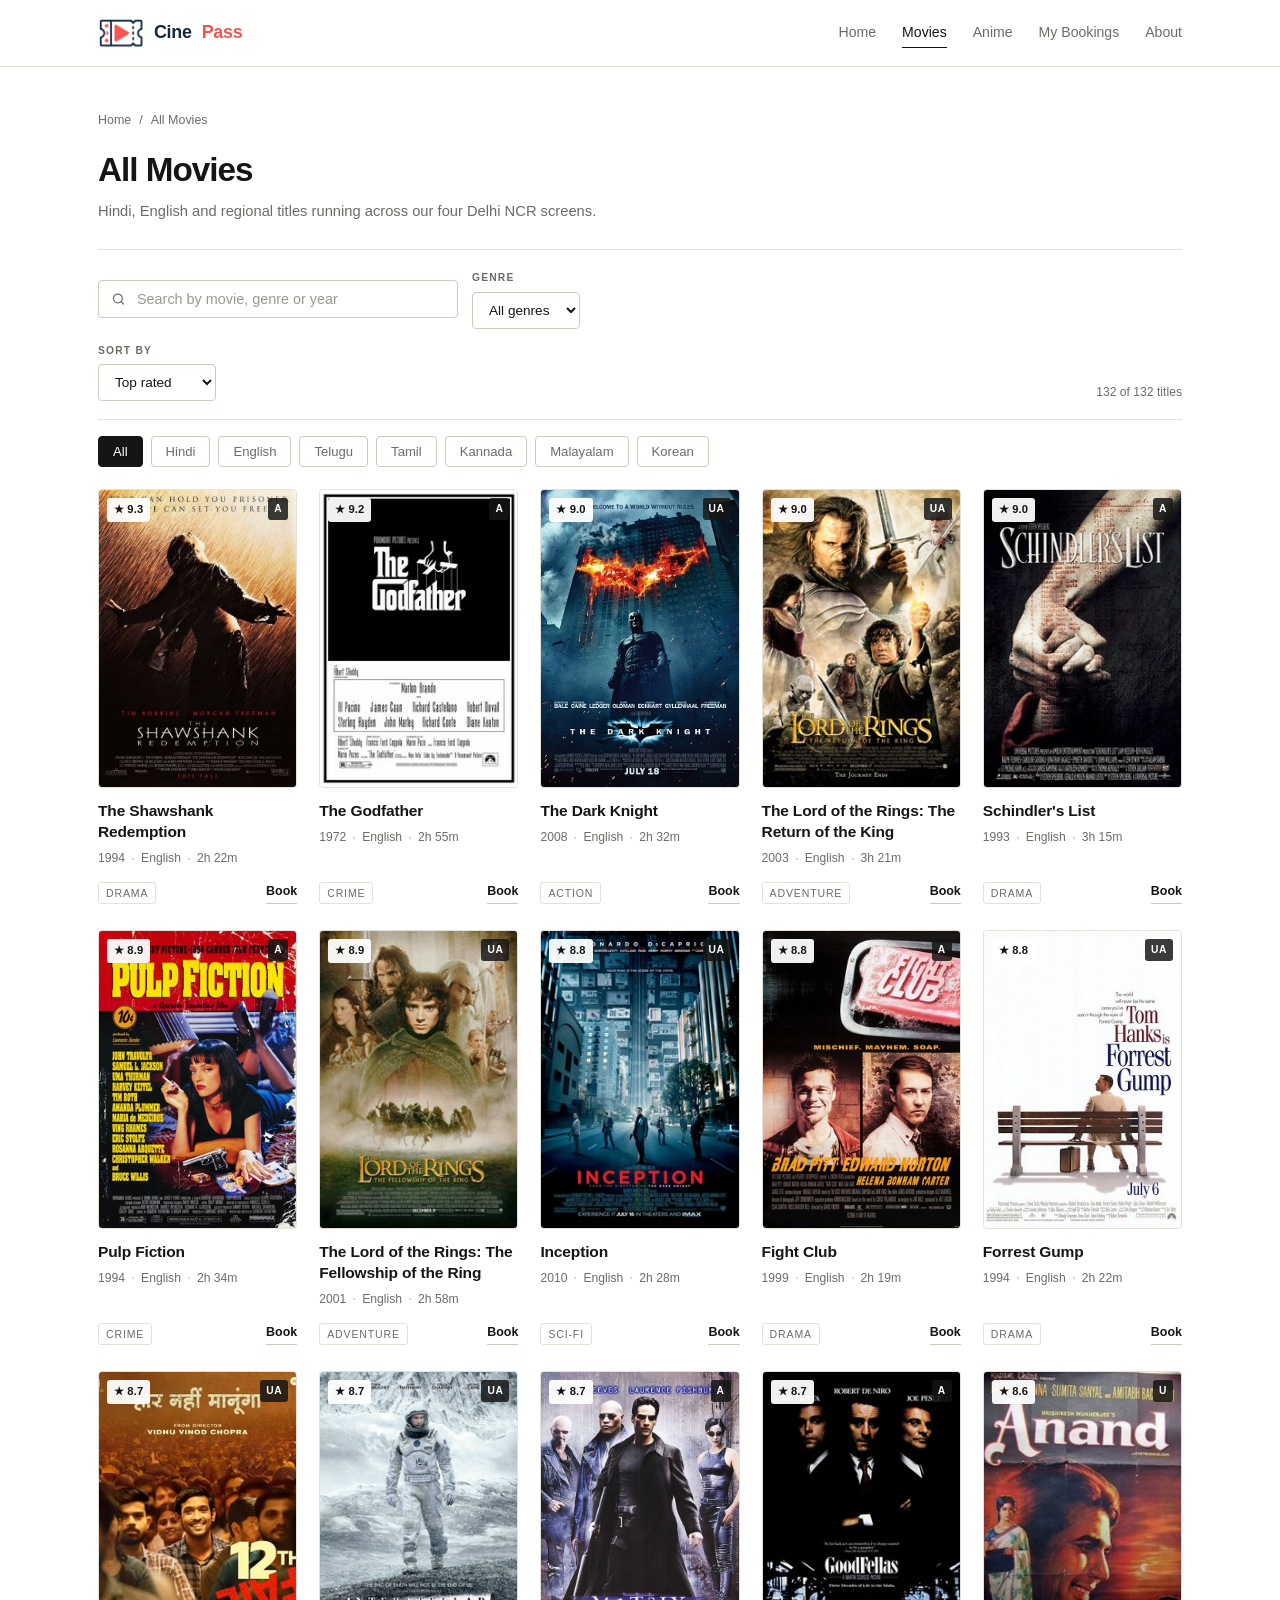
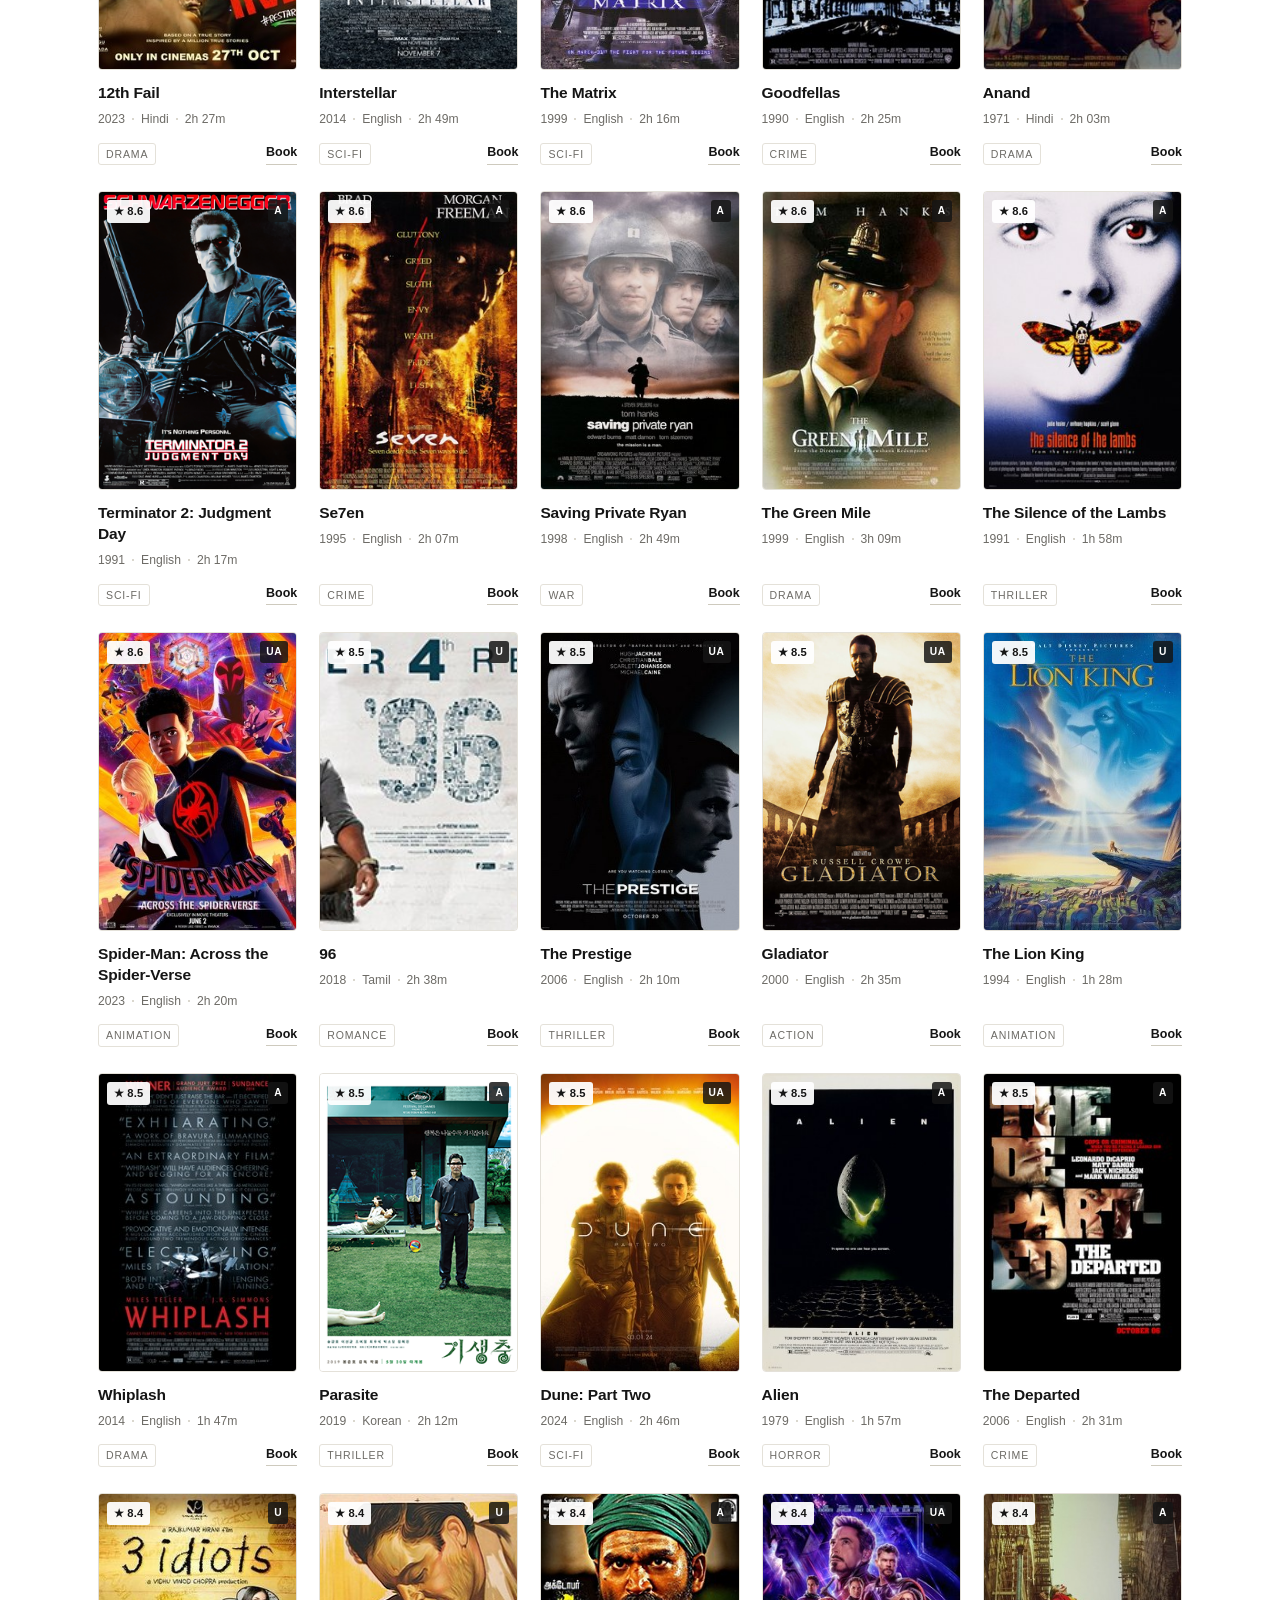
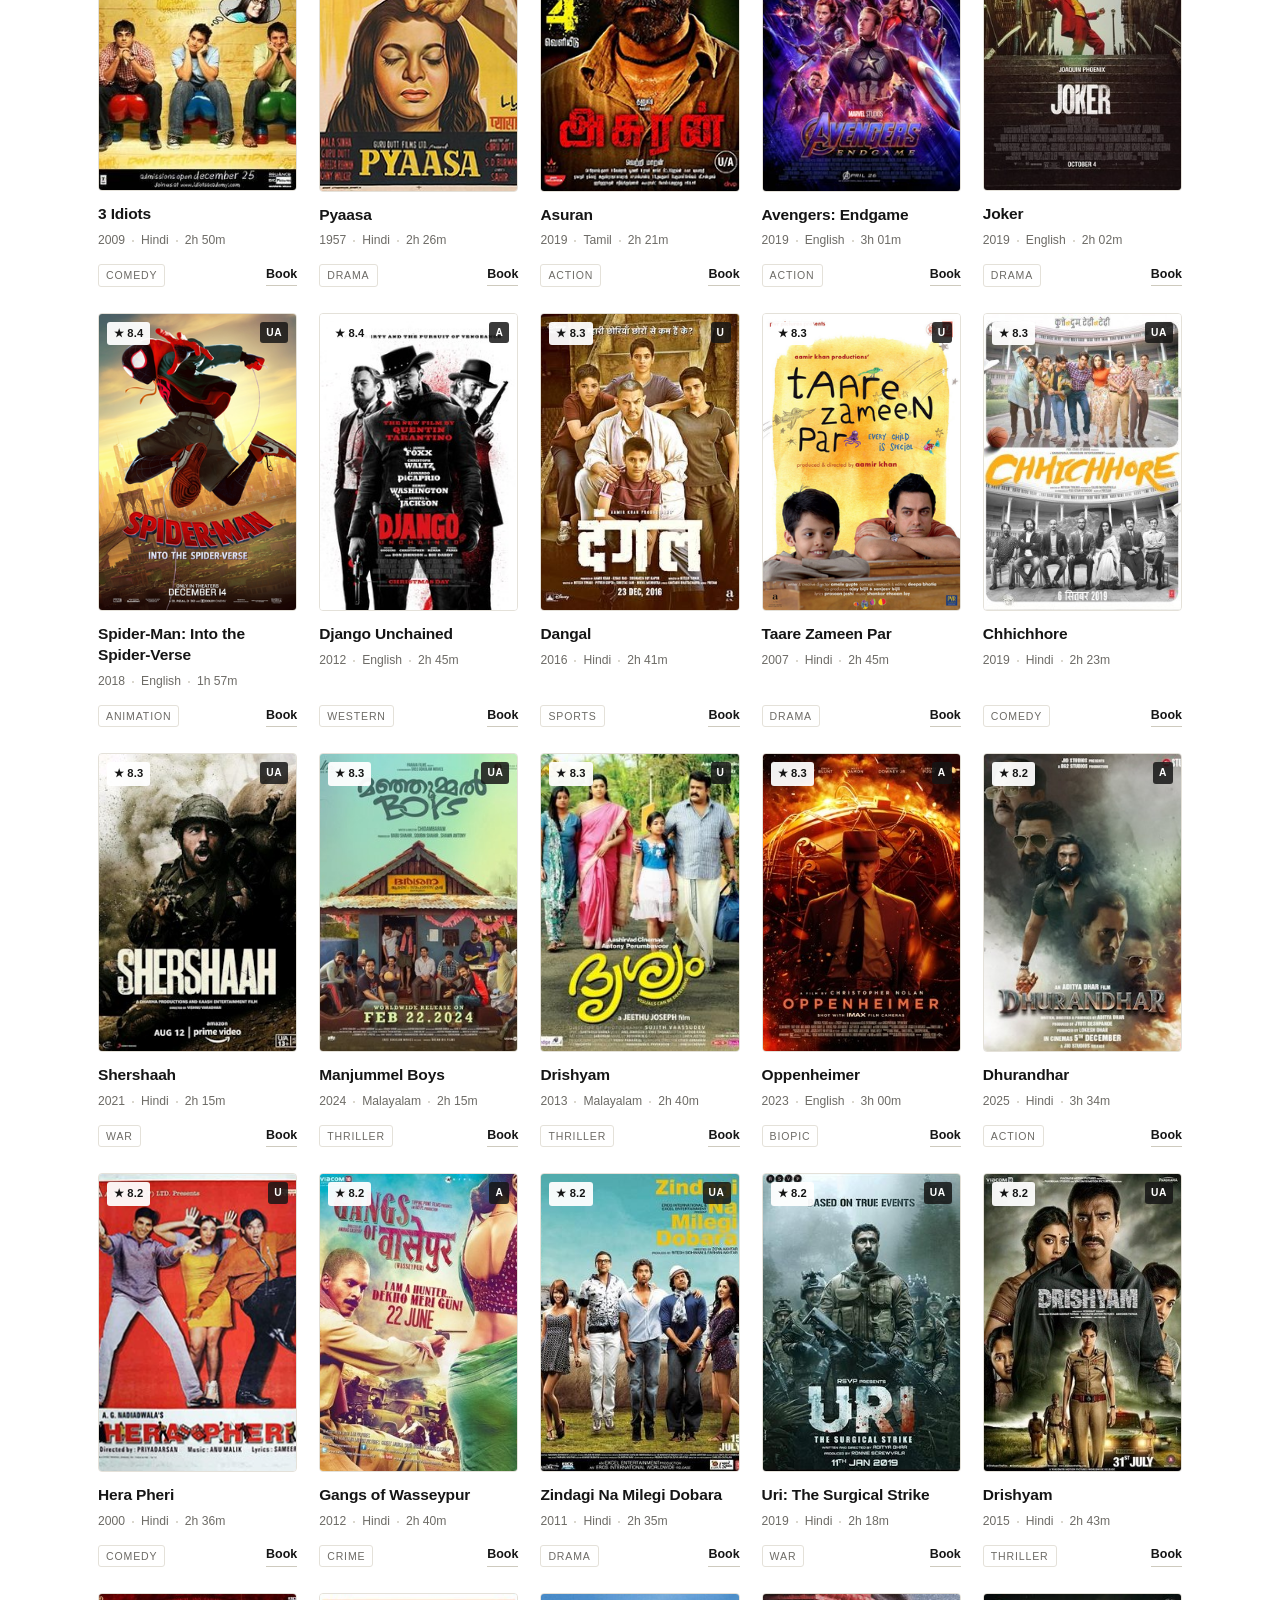
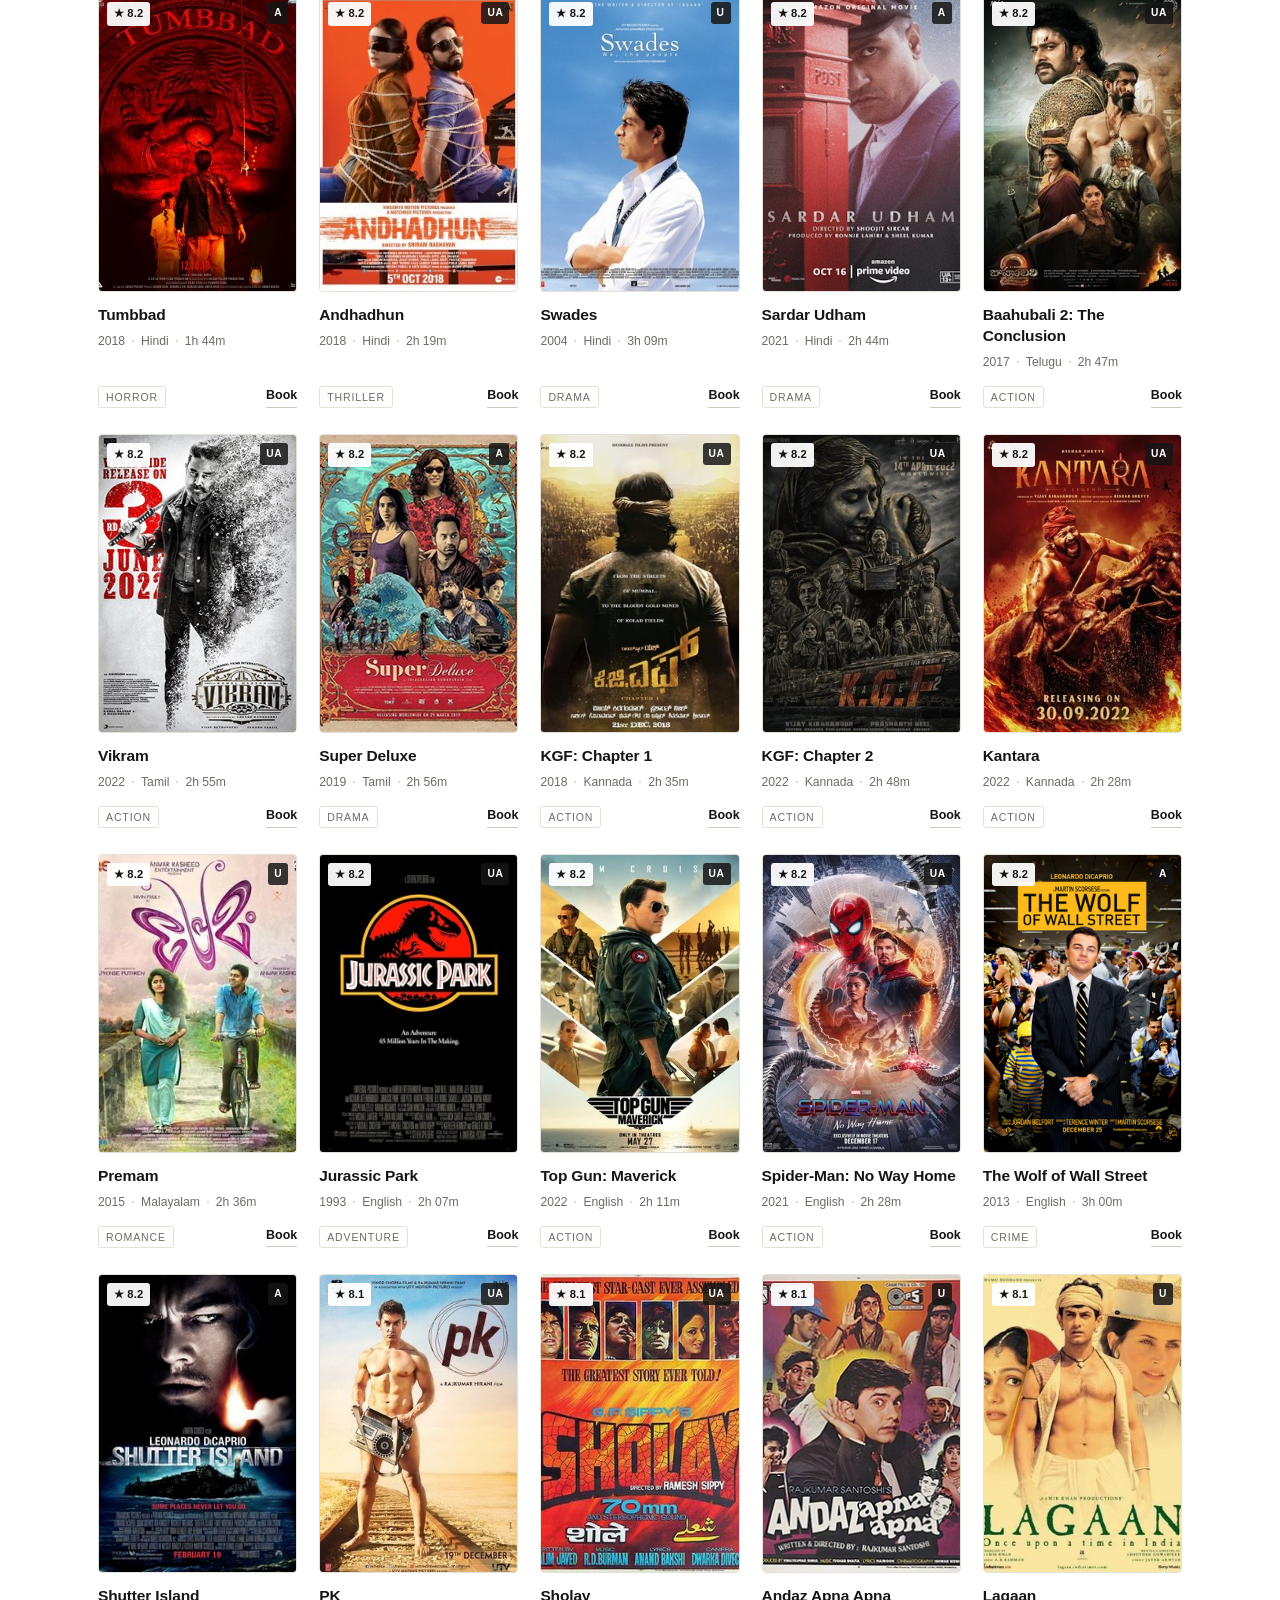
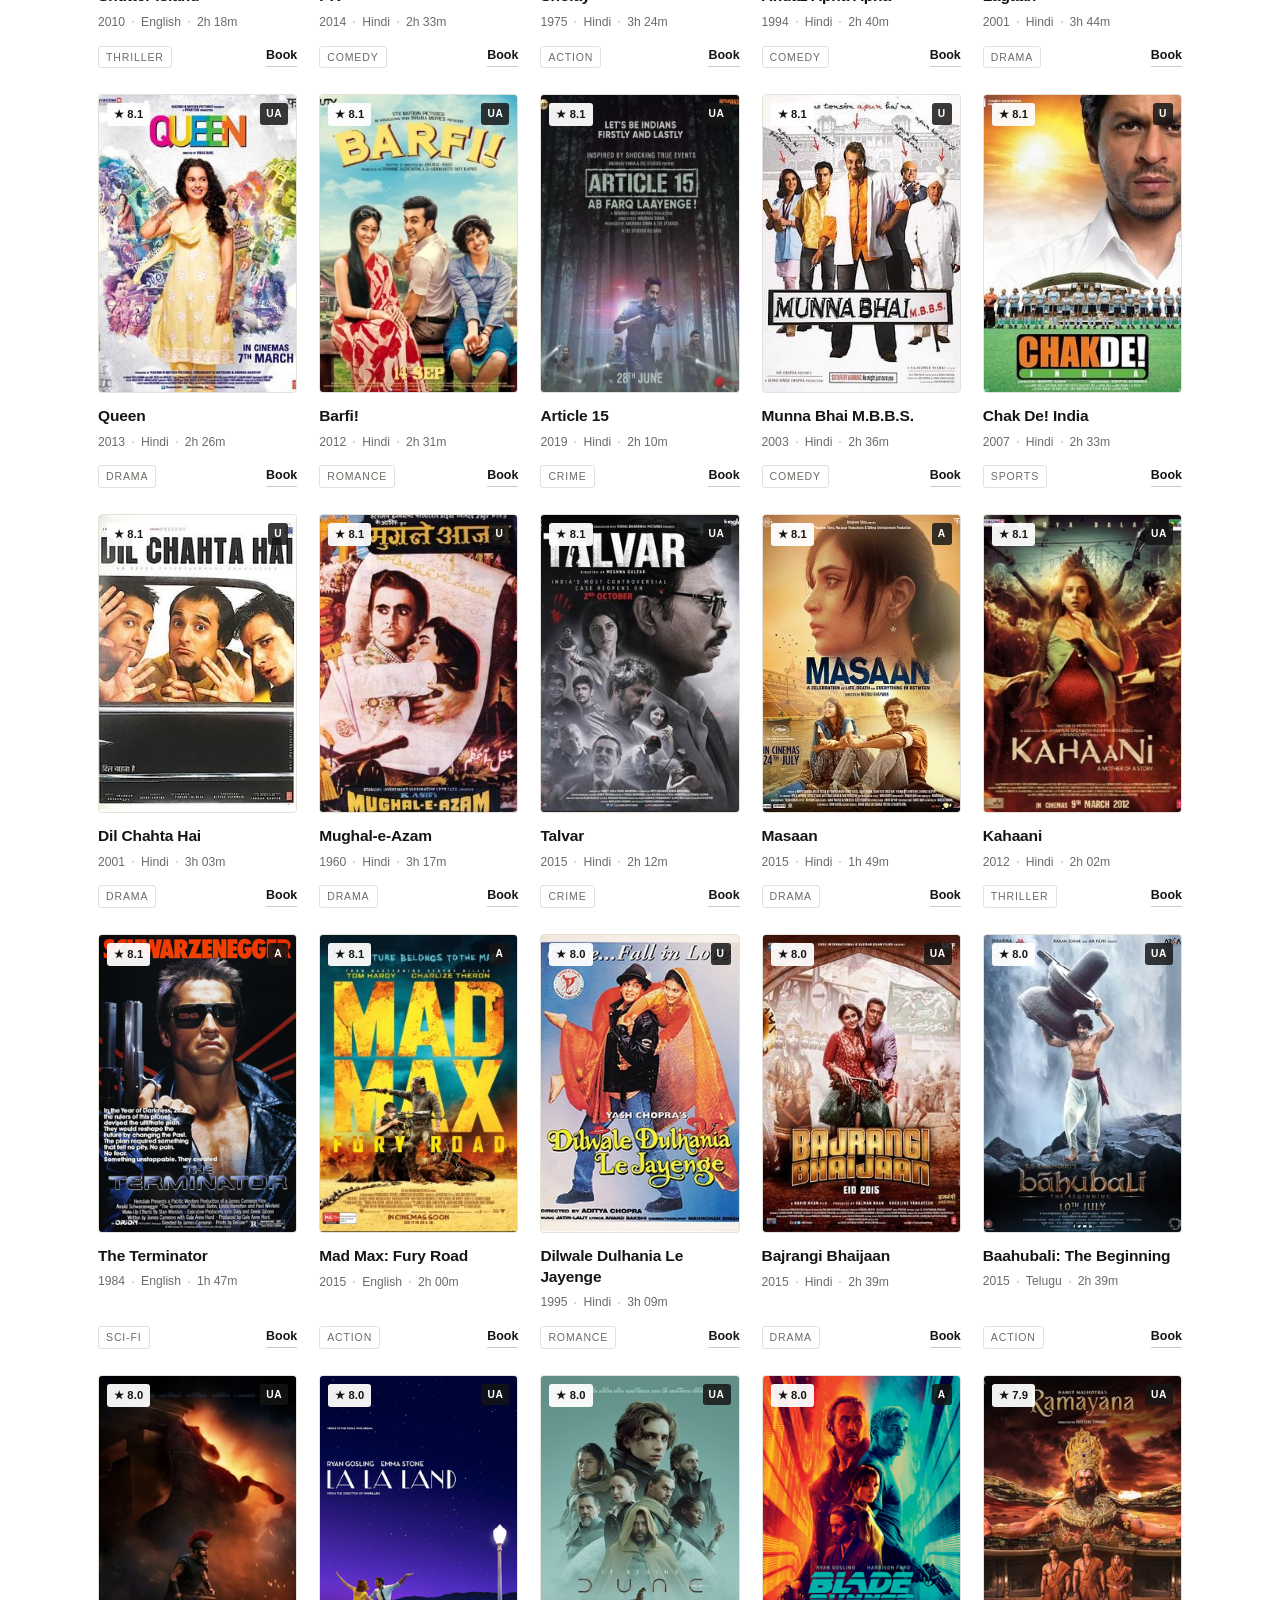
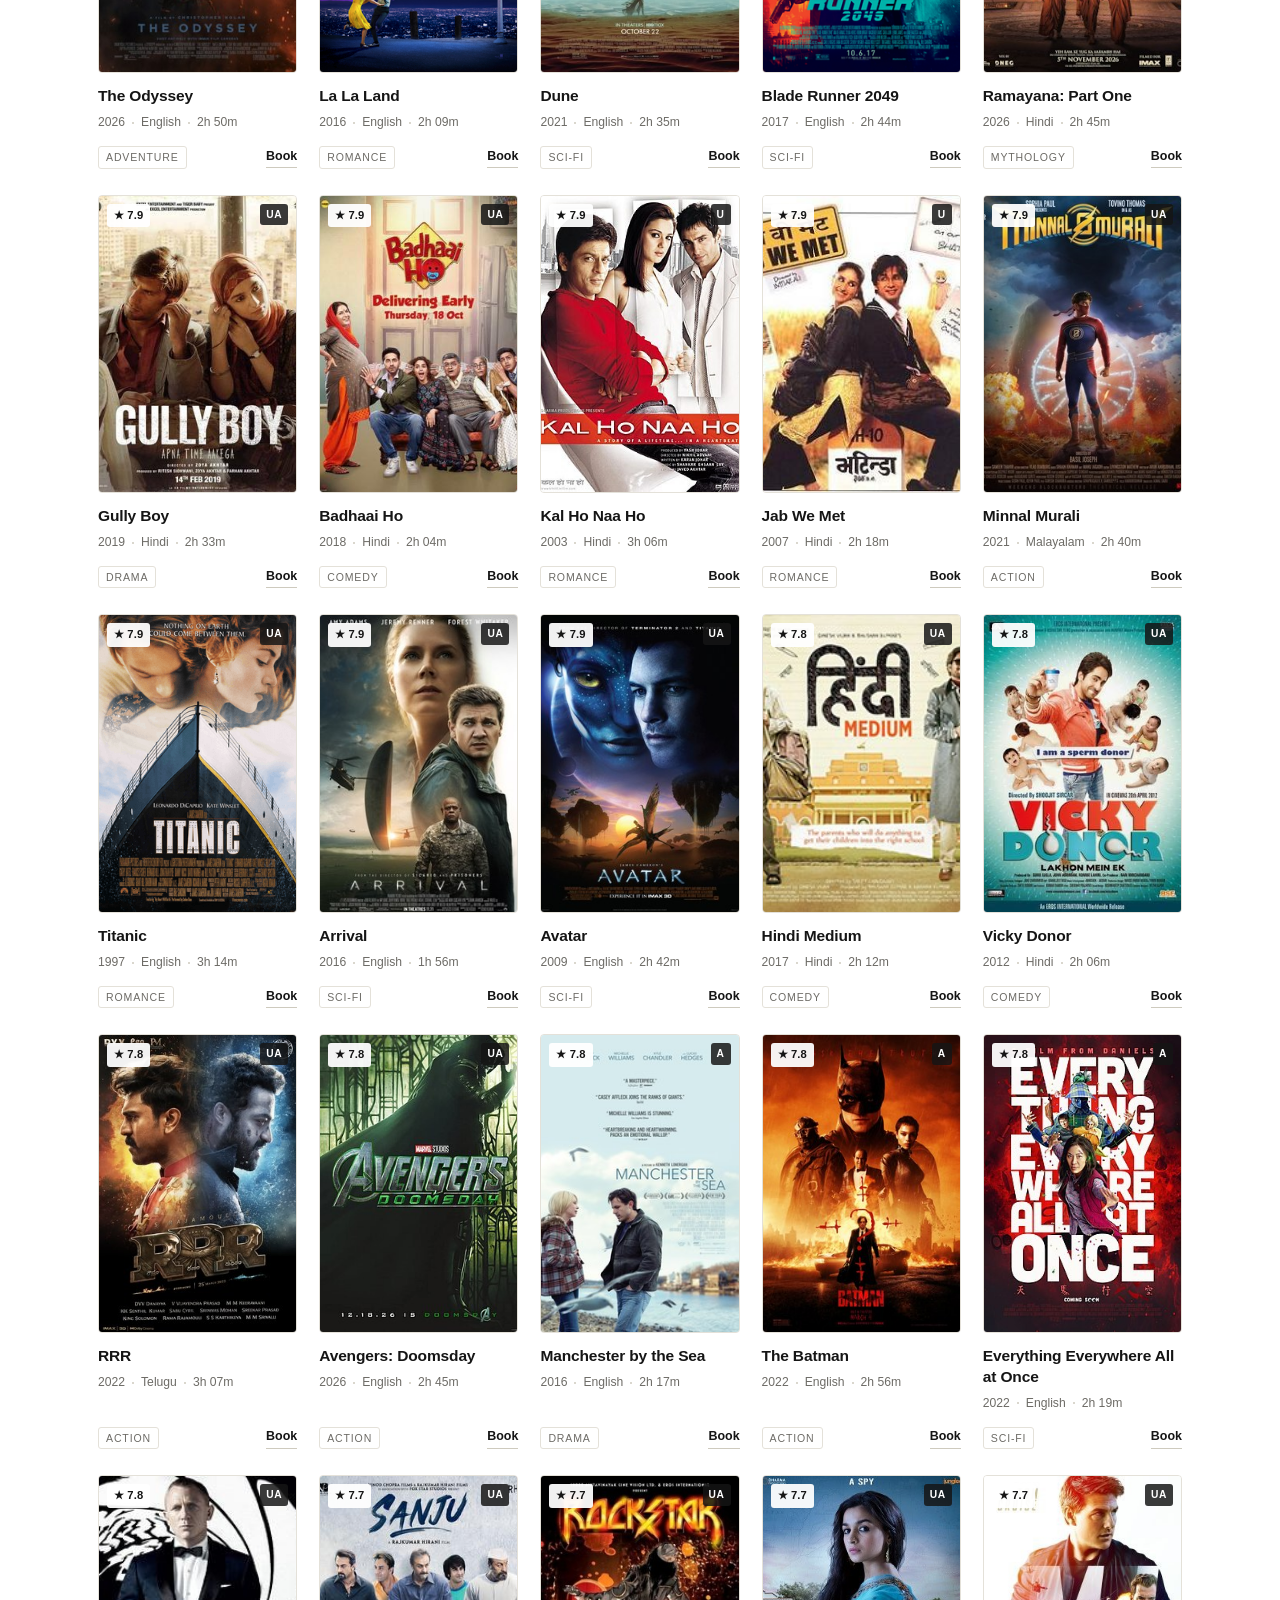
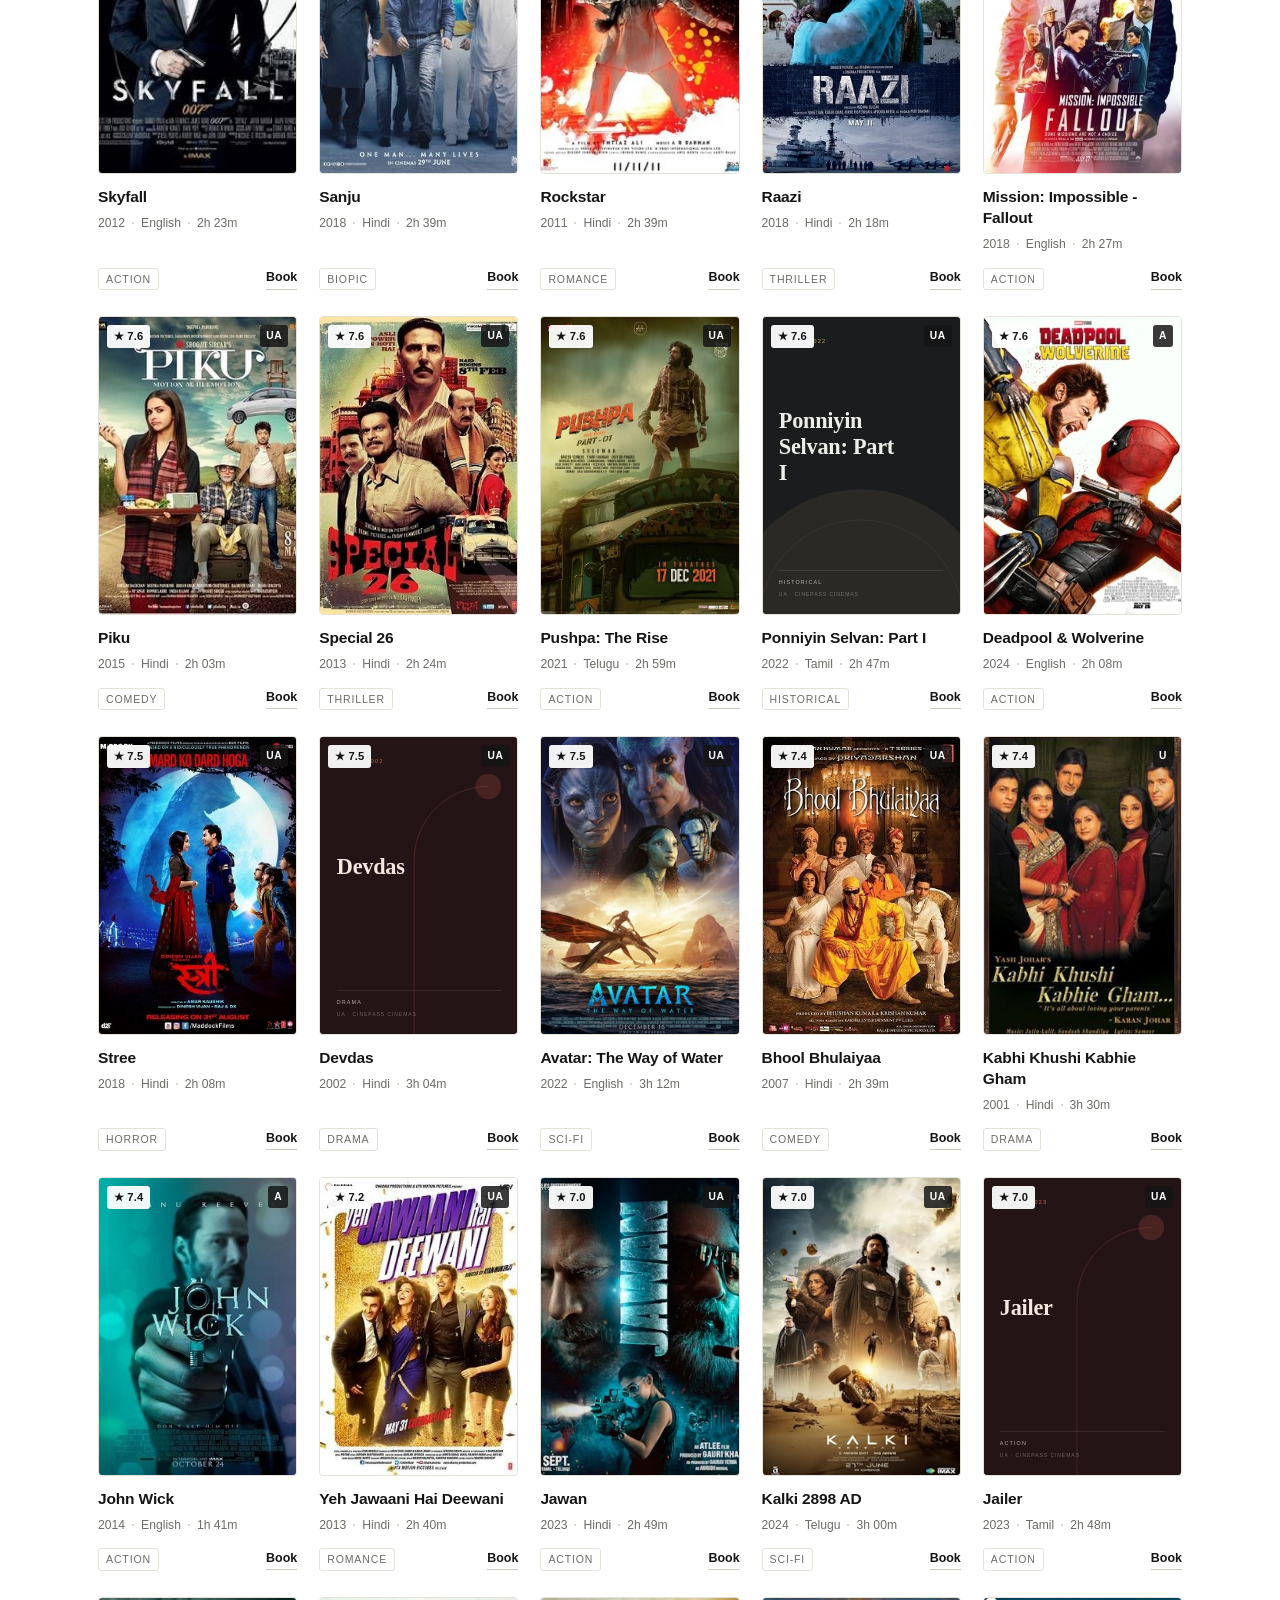
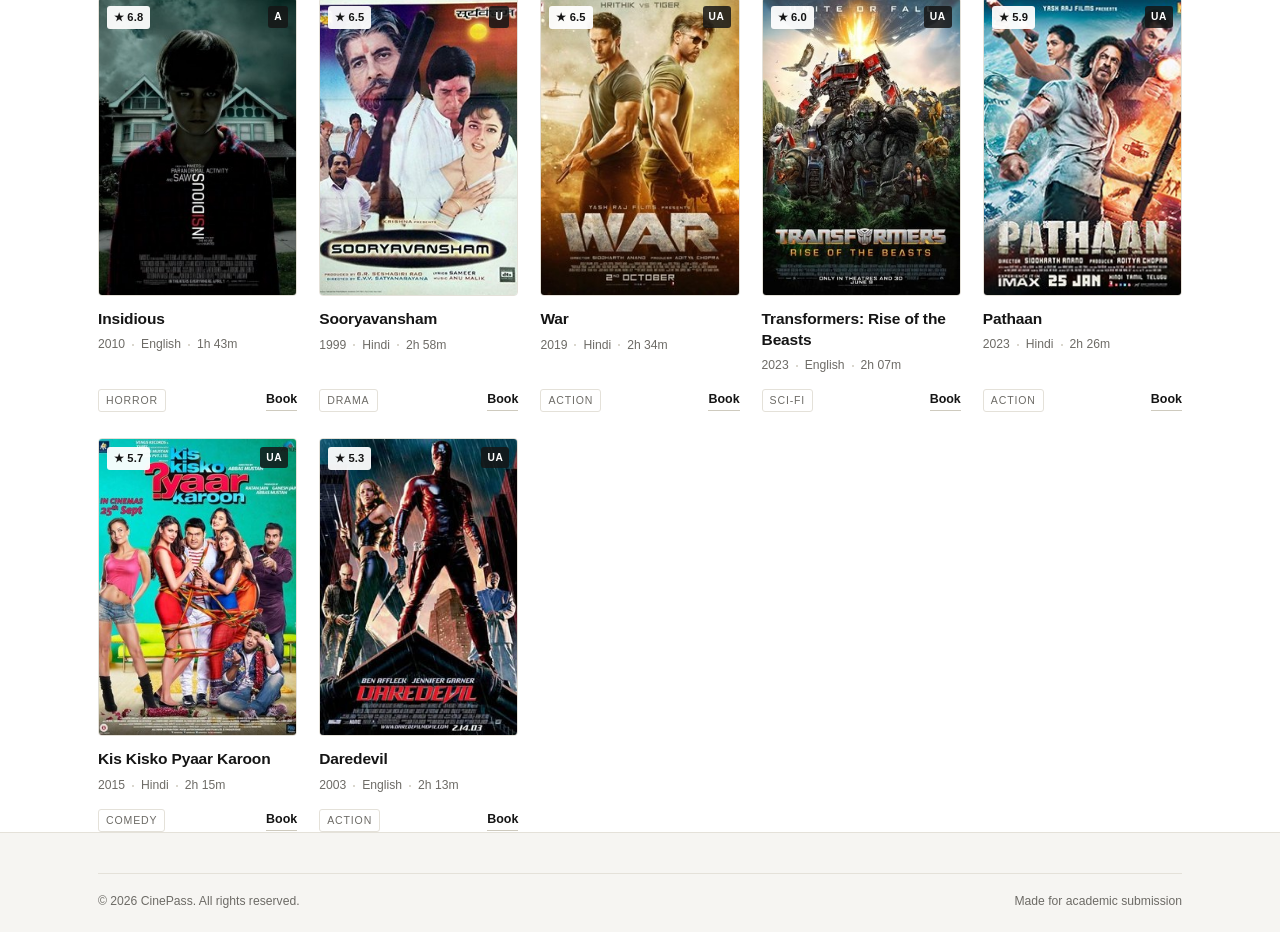
<file: movies.html>
<!DOCTYPE html>
<html lang="en">
<head>
  <meta charset="UTF-8" />
  <meta name="viewport" content="width=device-width, initial-scale=1.0" />
  <title>All Movies | CinePass</title>
  <link rel="icon" type="image/png" href="images/favicon.png" />
  <link rel="stylesheet" href="css/style.css" />
</head>
<body>
  <header class="site-header">
    <div class="wrap header-inner">
      <a href="index.html" class="brand">
        <img src="images/logo.png" alt="CinePass logo" class="brand-logo" />
        Cine<span>Pass</span>
      </a>
      <nav class="nav-links">
        <a href="index.html">Home</a>
        <a href="movies.html" class="active">Movies</a>
        <a href="anime.html">Anime</a>
        <a href="my-bookings.html">My Bookings</a>
        <a href="about.html">About</a>
      </nav>
    </div>
  </header>

  <div class="wrap">
    <div class="page-head">
      <div class="breadcrumb">
        <a href="index.html">Home</a>
        <span>/</span>
        <span>All Movies</span>
      </div>
      <h1>All Movies</h1>
      <p>Hindi, English and regional titles running across our four Delhi NCR screens.</p>
    </div>

    <div class="filter-bar">
      <div class="filter-left">
        <div class="search-box">
          <svg viewBox="0 0 24 24" stroke-linecap="round">
            <circle cx="11" cy="11" r="7" />
            <path d="M20 20l-4-4" />
          </svg>
          <input type="text" id="searchInput" placeholder="Search by movie, genre or year" />
        </div>
        <div class="select-box">
          <label for="genreSelect">Genre</label>
          <select id="genreSelect">
            <option value="All">All genres</option>
          </select>
        </div>
        <div class="select-box">
          <label for="sortSelect">Sort by</label>
          <select id="sortSelect">
            <option value="rating">Top rated</option>
            <option value="newest">Newest first</option>
            <option value="oldest">Oldest first</option>
            <option value="title">Title A-Z</option>
          </select>
        </div>
      </div>
      <p class="hint" id="resultCount">Loading</p>
    </div>

    <div class="chips filter-chips" id="filterChips" data-type="language">
      <button class="chip active" data-value="All">All</button>
      <button class="chip" data-value="Hindi">Hindi</button>
      <button class="chip" data-value="English">English</button>
      <button class="chip" data-value="Telugu">Telugu</button>
      <button class="chip" data-value="Tamil">Tamil</button>
      <button class="chip" data-value="Kannada">Kannada</button>
      <button class="chip" data-value="Malayalam">Malayalam</button>
      <button class="chip" data-value="Korean">Korean</button>
    </div>

    <div class="movie-grid" id="movieGrid" data-scope="movies"></div>
  </div>

  <footer class="footer">
    <div class="wrap">
      <div class="footer-bottom">
        <span>&copy; 2026 CinePass. All rights reserved.</span>
        <span>Made for academic submission</span>
      </div>
    </div>
  </footer>

  <div class="toast" id="toast"></div>

  <script src="js/posters.js"></script>
  <script src="js/data.js"></script>
  <script src="js/catalogue.js"></script>
  <script src="js/site.js"></script>
</body>
</html>
</file>
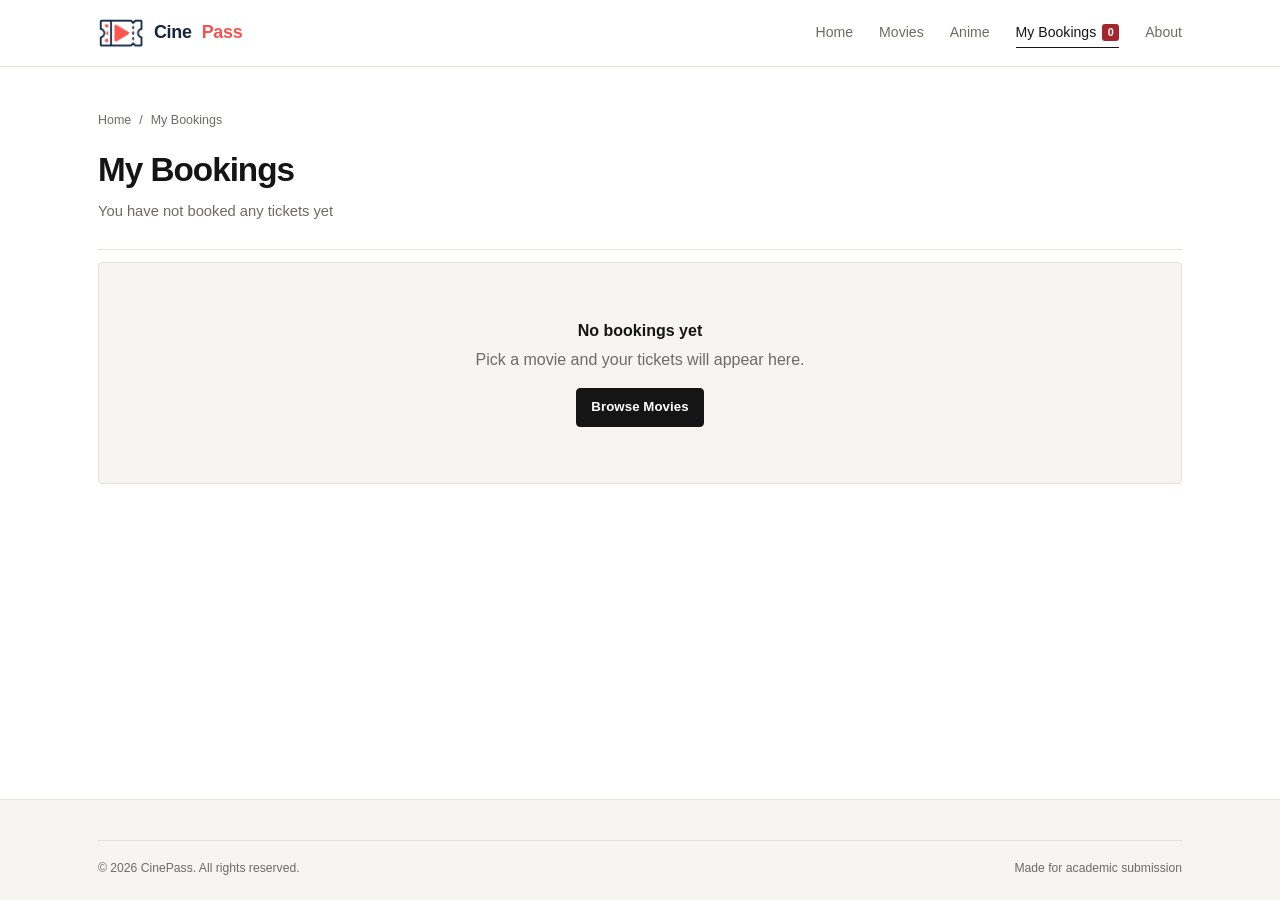
<file: my-bookings.html>
<!DOCTYPE html>
<html lang="en">
<head>
  <meta charset="UTF-8" />
  <meta name="viewport" content="width=device-width, initial-scale=1.0" />
  <title>My Bookings | CinePass</title>
  <link rel="icon" type="image/png" href="images/favicon.png" />
  <link rel="stylesheet" href="css/style.css" />
</head>
<body>
  <header class="site-header">
    <div class="wrap header-inner">
      <a href="index.html" class="brand">
        <img src="images/logo.png" alt="CinePass logo" class="brand-logo" />
        Cine<span>Pass</span>
      </a>
      <nav class="nav-links">
        <a href="index.html">Home</a>
        <a href="movies.html">Movies</a>
        <a href="anime.html">Anime</a>
        <a href="my-bookings.html" class="active">My Bookings<span class="nav-badge" id="bookingCount">0</span></a>
        <a href="about.html">About</a>
      </nav>
    </div>
  </header>

  <div class="wrap">
    <div class="page-head">
      <div class="breadcrumb">
        <a href="index.html">Home</a>
        <span>/</span>
        <span>My Bookings</span>
      </div>
      <h1>My Bookings</h1>
      <p id="bookingsCaption">All your tickets in one place</p>
    </div>

    <div class="booking-list" id="bookingList"></div>
  </div>

  <footer class="footer">
    <div class="wrap">
      <div class="footer-bottom">
        <span>&copy; 2026 CinePass. All rights reserved.</span>
        <span>Made for academic submission</span>
      </div>
    </div>
  </footer>

  <div class="toast" id="toast"></div>

  <script src="js/posters.js"></script>
  <script src="js/data.js"></script>
  <script src="js/bookings.js"></script>
  <script src="js/site.js"></script>
</body>
</html>
</file>
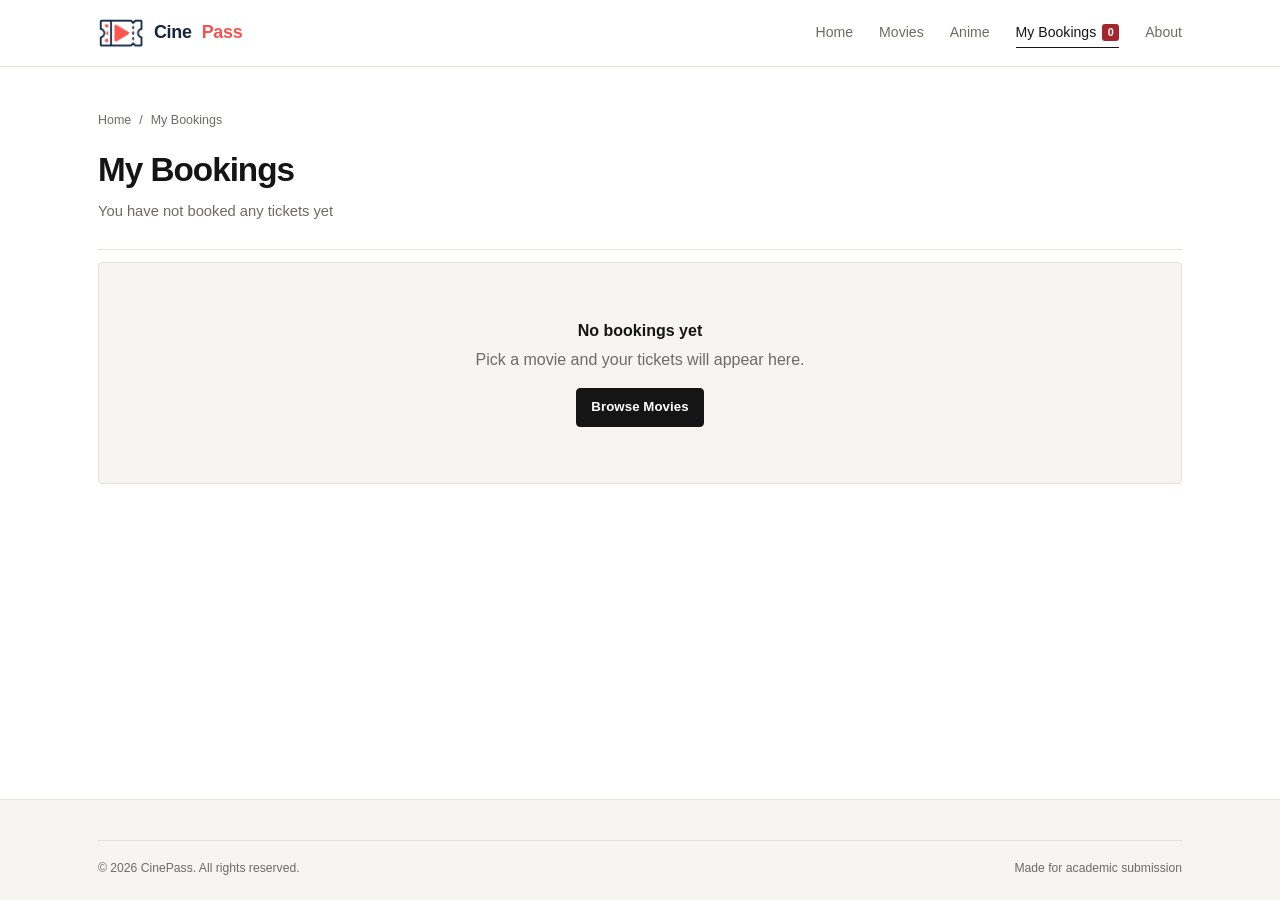
<file: ticket.html>
<!DOCTYPE html>
<html lang="en">
<head>
  <meta charset="UTF-8" />
  <meta name="viewport" content="width=device-width, initial-scale=1.0" />
  <title>Your Ticket | CinePass</title>
  <link rel="icon" type="image/png" href="images/favicon.png" />
  <link rel="stylesheet" href="css/style.css" />
</head>
<body>
  <header class="site-header">
    <div class="wrap header-inner">
      <a href="index.html" class="brand">
        <img src="images/logo.png" alt="CinePass logo" class="brand-logo" />
        Cine<span>Pass</span>
      </a>
      <nav class="nav-links">
        <a href="index.html">Home</a>
        <a href="movies.html">Movies</a>
        <a href="anime.html">Anime</a>
        <a href="my-bookings.html">My Bookings</a>
        <a href="about.html">About</a>
      </nav>
    </div>
  </header>

  <div class="wrap">
    <div class="page-head">
      <h1>Booking Confirmed</h1>
      <p>Show this ticket at the counter or carry the PNR with you.</p>
    </div>

    <div class="ticket-stage">
      <div class="ticket" id="ticket">
        <div class="ticket-head">
          <div>
            <h2 id="ticketMovie">Movie</h2>
            <small id="ticketMeta">-</small>
          </div>
          <span class="status-pill">Confirmed</span>
        </div>
        <div class="ticket-body">
          <div class="ticket-grid">
            <div>
              <span>Date</span>
              <strong id="ticketDate">-</strong>
            </div>
            <div>
              <span>Show Time</span>
              <strong id="ticketTime">-</strong>
            </div>
            <div>
              <span>Theatre</span>
              <strong id="ticketTheatre">-</strong>
            </div>
            <div>
              <span>Seats</span>
              <strong id="ticketSeats">-</strong>
            </div>
            <div>
              <span>Guest Name</span>
              <strong id="ticketName">-</strong>
            </div>
            <div>
              <span>Amount Paid</span>
              <strong id="ticketAmount">-</strong>
            </div>
          </div>
          <div class="divider"></div>
          <div class="barcode"></div>
          <div class="pnr-line">
            <span>PNR NUMBER</span>
            <strong id="ticketPnr">-</strong>
          </div>
        </div>
      </div>

      <div class="ticket-actions">
        <a href="index.html" class="btn btn-ghost">Book Another Show</a>
        <a href="my-bookings.html" class="btn btn-ghost">My Bookings</a>
        <button class="btn btn-primary" id="printBtn">Print Ticket</button>
      </div>
    </div>
  </div>

  <footer class="footer">
    <div class="wrap">
      <div class="footer-bottom">
        <span>&copy; 2026 CinePass. All rights reserved.</span>
        <span>Made for academic submission</span>
      </div>
    </div>
  </footer>

  <div class="toast" id="toast"></div>

  <script src="js/posters.js"></script>
  <script src="js/data.js"></script>
  <script src="js/ticket.js"></script>
  <script src="js/site.js"></script>
</body>
</html>
</file>
<file: css/style.css>
:root {
  --paper: #ffffff;
  --paper-2: #f6f5f2;
  --paper-3: #eeece6;
  --ink: #151515;
  --ink-2: #33322f;
  --muted: #6d6b66;
  --line: #e4e1d9;
  --line-2: #cecabe;
  --accent: #a4262c;
  --accent-tint: #f6eaea;
  --green: #1d6b48;
  --green-tint: #eaf3ee;
  --gold: #7c641f;
  --radius: 6px;
  --max: 1140px;
}

* {
  margin: 0;
  padding: 0;
  box-sizing: border-box;
}

html {
  scroll-behavior: smooth;
}

body {
  font-family: "Segoe UI", "Helvetica Neue", Helvetica, Arial, sans-serif;
  background: var(--paper);
  color: var(--ink);
  font-size: 16px;
  line-height: 1.55;
  -webkit-font-smoothing: antialiased;
  min-height: 100vh;
  display: flex;
  flex-direction: column;
}

img {
  display: block;
  max-width: 100%;
}

a {
  color: inherit;
  text-decoration: none;
}

button,
input,
select,
textarea {
  font-family: inherit;
  font-size: inherit;
  color: inherit;
}

button {
  cursor: pointer;
  border: none;
  background: none;
}

ul {
  list-style: none;
}

:focus-visible {
  outline: 2px solid var(--accent);
  outline-offset: 2px;
}

.wrap {
  width: 100%;
  max-width: var(--max);
  margin: 0 auto;
  padding: 0 28px;
}

.site-header {
  position: sticky;
  top: 0;
  z-index: 60;
  background: var(--paper);
  border-bottom: 1px solid var(--line);
}

.header-inner {
  display: flex;
  align-items: center;
  justify-content: space-between;
  gap: 24px;
  height: 66px;
}

.brand {
  display: inline-flex;
  align-items: center;
  gap: 10px;
  font-size: 1.12rem;
  font-weight: 700;
  letter-spacing: -0.015em;
  color: #16263d;
}

.brand-logo {
  height: 30px;
  width: auto;
  display: block;
  flex-shrink: 0;
}

.brand span {
  color: #f4544f;
}

.nav-links {
  display: flex;
  align-items: center;
  gap: 26px;
}

.nav-links a {
  font-size: 0.88rem;
  font-weight: 500;
  color: var(--muted);
  padding: 4px 0;
  border-bottom: 1px solid transparent;
  transition: color 0.15s ease, border-color 0.15s ease;
}

.nav-links a:hover {
  color: var(--ink);
}

.nav-links a.active {
  color: var(--ink);
  border-bottom-color: var(--ink);
}

.nav-badge {
  display: inline-grid;
  place-items: center;
  min-width: 17px;
  height: 17px;
  margin-left: 6px;
  padding: 0 5px;
  border-radius: 3px;
  background: var(--accent);
  color: #fff;
  font-size: 0.68rem;
  font-weight: 600;
  vertical-align: 1px;
}

.btn {
  display: inline-flex;
  align-items: center;
  justify-content: center;
  gap: 8px;
  padding: 11px 22px;
  border-radius: 4px;
  font-weight: 600;
  font-size: 0.9rem;
  letter-spacing: 0.005em;
  border: 1px solid transparent;
  transition: background 0.15s ease, color 0.15s ease, border-color 0.15s ease;
}

.btn-primary {
  background: var(--ink);
  color: #fff;
  border-color: var(--ink);
}

.btn-primary:hover {
  background: #000;
  border-color: #000;
}

.btn-primary:disabled {
  background: #b9b6ae;
  border-color: #b9b6ae;
  color: #f4f2ee;
  cursor: not-allowed;
}

.btn-ghost {
  border-color: var(--line-2);
  color: var(--ink);
  background: var(--paper);
}

.btn-ghost:hover {
  border-color: var(--ink);
}

.btn-block {
  width: 100%;
}

.btn-sm {
  padding: 8px 14px;
  font-size: 0.83rem;
}

.hero {
  padding: 68px 0 60px;
  border-bottom: 1px solid var(--line);
  background: var(--paper);
}

.hero-inner {
  display: grid;
  grid-template-columns: 1.2fr 0.8fr;
  gap: 64px;
  align-items: center;
}

.eyebrow {
  display: inline-flex;
  align-items: center;
  gap: 10px;
  font-size: 0.7rem;
  font-weight: 600;
  letter-spacing: 0.14em;
  text-transform: uppercase;
  color: var(--muted);
  margin-bottom: 20px;
}

.eyebrow i {
  width: 26px;
  height: 1px;
  background: var(--line-2);
}

.hero h1 {
  font-size: clamp(2.1rem, 4.1vw, 3.4rem);
  line-height: 1.1;
  letter-spacing: -0.035em;
  font-weight: 700;
  margin-bottom: 18px;
  max-width: 15ch;
}

.hero h1 em {
  font-style: normal;
  color: var(--accent);
}

.hero p {
  color: var(--muted);
  font-size: 1rem;
  max-width: 46ch;
  margin-bottom: 28px;
}

.hero-actions {
  display: flex;
  flex-wrap: wrap;
  gap: 12px;
  margin-bottom: 40px;
}

.hero-stats {
  display: flex;
  flex-wrap: wrap;
  gap: 0;
  border-top: 1px solid var(--line);
  padding-top: 20px;
  max-width: 420px;
}

.hero-stats div {
  padding-right: 34px;
  margin-right: 34px;
  border-right: 1px solid var(--line);
}

.hero-stats div:last-child {
  border-right: none;
  margin-right: 0;
  padding-right: 0;
}

.hero-stats strong {
  display: block;
  font-size: 1.1rem;
  font-weight: 700;
  letter-spacing: -0.01em;
}

.hero-stats small {
  color: var(--muted);
  font-size: 0.74rem;
  letter-spacing: 0.04em;
  text-transform: uppercase;
}

.hero-art {
  position: relative;
  justify-self: end;
  width: 100%;
  max-width: 264px;
}

.hero-poster {
  width: 100%;
  aspect-ratio: 2 / 3;
  object-fit: cover;
  border-radius: 4px;
  border: 1px solid var(--line);
  background: var(--paper-3);
}

.hero-tag {
  border-top: 1px solid var(--line);
  margin-top: 14px;
  padding-top: 12px;
}

.hero-tag span {
  display: block;
  font-size: 0.68rem;
  text-transform: uppercase;
  letter-spacing: 0.12em;
  color: var(--muted);
  margin-bottom: 2px;
}

.hero-tag strong {
  font-size: 0.92rem;
  font-weight: 600;
}

section.block {
  padding: 64px 0;
}

.section-head {
  display: flex;
  align-items: flex-end;
  justify-content: space-between;
  gap: 24px;
  margin-bottom: 28px;
  padding-bottom: 18px;
  border-bottom: 1px solid var(--line);
  flex-wrap: wrap;
}

.section-head h2 {
  font-size: 1.45rem;
  letter-spacing: -0.02em;
  font-weight: 700;
}

.section-head p {
  color: var(--muted);
  font-size: 0.88rem;
  margin-top: 3px;
}

.toolbar {
  display: flex;
  gap: 16px;
  flex-wrap: wrap;
  align-items: center;
  justify-content: space-between;
  margin-bottom: 28px;
}

.search-box {
  position: relative;
  flex: 1 1 280px;
  max-width: 360px;
}

.search-box input {
  width: 100%;
  padding: 10px 14px 10px 38px;
  border-radius: 4px;
  border: 1px solid var(--line-2);
  background: var(--paper);
  outline: none;
  font-size: 0.9rem;
  transition: border-color 0.15s ease, box-shadow 0.15s ease;
}

.search-box input::placeholder {
  color: #9b988f;
}

.search-box input:focus {
  border-color: var(--ink);
  box-shadow: 0 0 0 3px rgba(21, 21, 21, 0.06);
}

.search-box svg {
  position: absolute;
  left: 13px;
  top: 50%;
  transform: translateY(-50%);
  width: 15px;
  height: 15px;
  stroke: var(--muted);
  fill: none;
  stroke-width: 2;
}

.chips {
  display: flex;
  gap: 8px;
  flex-wrap: wrap;
}

.chip {
  padding: 7px 14px;
  border-radius: 4px;
  border: 1px solid var(--line-2);
  background: transparent;
  color: var(--muted);
  font-size: 0.82rem;
  font-weight: 500;
  transition: all 0.15s ease;
}

.chip:hover {
  color: var(--ink);
  border-color: var(--ink);
}

.chip.active {
  background: var(--ink);
  border-color: var(--ink);
  color: #fff;
}

.movie-grid {
  display: grid;
  grid-template-columns: repeat(auto-fill, minmax(196px, 1fr));
  gap: 26px 22px;
}

.movie-card {
  display: flex;
  flex-direction: column;
  background: transparent;
}

.poster-wrap {
  position: relative;
  aspect-ratio: 2 / 3;
  overflow: hidden;
  background: var(--paper-3);
  border: 1px solid var(--line);
  border-radius: 4px;
}

.poster-wrap img {
  width: 100%;
  height: 100%;
  object-fit: cover;
}

.rating-badge {
  position: absolute;
  top: 8px;
  left: 8px;
  padding: 3px 7px;
  border-radius: 3px;
  background: rgba(255, 255, 255, 0.94);
  font-size: 0.7rem;
  font-weight: 600;
  color: var(--ink);
  letter-spacing: 0.01em;
}

.cert-badge {
  position: absolute;
  top: 8px;
  right: 8px;
  padding: 3px 6px;
  border-radius: 3px;
  background: rgba(21, 21, 21, 0.84);
  font-size: 0.64rem;
  font-weight: 600;
  letter-spacing: 0.06em;
  color: #fff;
}

.movie-body {
  padding: 13px 0 0;
  display: flex;
  flex-direction: column;
  gap: 6px;
  flex: 1;
}

.movie-body h3 {
  font-size: 0.97rem;
  font-weight: 600;
  letter-spacing: -0.01em;
  line-height: 1.35;
}

.movie-meta {
  display: flex;
  align-items: center;
  gap: 7px;
  font-size: 0.76rem;
  color: var(--muted);
  flex-wrap: wrap;
  margin-bottom: 4px;
}

.dot {
  width: 2px;
  height: 2px;
  border-radius: 50%;
  background: var(--line-2);
}

.movie-body .btn {
  margin-top: auto;
  align-self: flex-start;
  background: transparent;
  border-color: var(--line-2);
  color: var(--ink);
}

.movie-body .btn:hover {
  background: var(--ink);
  border-color: var(--ink);
  color: #fff;
}

.empty-state {
  grid-column: 1 / -1;
  padding: 56px 24px;
  text-align: center;
  border: 1px solid var(--line);
  border-radius: 4px;
  color: var(--muted);
  background: var(--paper-2);
}

.empty-state h3 {
  color: var(--ink);
  margin-bottom: 4px;
  font-size: 1rem;
  font-weight: 600;
}

.empty-state .btn {
  display: inline-flex;
  margin-top: 16px;
}

.booking-actions {
  display: flex;
  align-items: center;
  gap: 8px;
}

.page-head {
  padding: 40px 0 26px;
  border-bottom: 1px solid var(--line);
}

.page-head h1 {
  font-size: clamp(1.6rem, 2.6vw, 2.1rem);
  letter-spacing: -0.03em;
  font-weight: 700;
}

.page-head p {
  color: var(--muted);
  font-size: 0.92rem;
  margin-top: 4px;
}

.breadcrumb {
  display: inline-flex;
  align-items: center;
  gap: 8px;
  font-size: 0.78rem;
  color: var(--muted);
  margin-bottom: 14px;
}

.breadcrumb a:hover {
  color: var(--ink);
  text-decoration: underline;
  text-underline-offset: 3px;
}

.booking-layout {
  display: grid;
  grid-template-columns: 1fr 330px;
  gap: 36px;
  align-items: start;
  padding: 28px 0 72px;
}

.panel {
  background: var(--paper);
  border: 1px solid var(--line);
  border-radius: 4px;
  padding: 22px;
  margin-bottom: 16px;
}

.panel-title {
  display: flex;
  align-items: baseline;
  justify-content: space-between;
  gap: 12px;
  margin-bottom: 16px;
  padding-bottom: 12px;
  border-bottom: 1px solid var(--line);
}

.panel-title h2 {
  font-size: 0.95rem;
  font-weight: 600;
  letter-spacing: 0;
}

.panel-title span {
  font-size: 0.76rem;
  color: var(--muted);
}

.movie-summary {
  display: flex;
  gap: 22px;
}

.movie-summary img {
  width: 104px;
  aspect-ratio: 2 / 3;
  object-fit: cover;
  border-radius: 4px;
  border: 1px solid var(--line);
  flex-shrink: 0;
}

.movie-summary h2 {
  font-size: 1.4rem;
  letter-spacing: -0.025em;
  font-weight: 700;
  margin-bottom: 3px;
}

.movie-summary .tagline {
  color: var(--accent);
  font-size: 0.82rem;
  font-weight: 500;
  margin-bottom: 12px;
}

.movie-summary p.synopsis {
  color: var(--muted);
  font-size: 0.86rem;
  line-height: 1.6;
  max-width: 62ch;
}

.meta-row {
  display: flex;
  gap: 6px;
  flex-wrap: wrap;
  margin-bottom: 12px;
}

.tag {
  padding: 3px 8px;
  border-radius: 3px;
  background: var(--paper-2);
  border: 1px solid var(--line);
  font-size: 0.72rem;
  color: var(--ink-2);
  font-weight: 500;
}

.date-row {
  display: flex;
  gap: 8px;
  overflow-x: auto;
  padding-bottom: 4px;
}

.date-chip {
  flex: 0 0 auto;
  min-width: 78px;
  padding: 9px 14px;
  border-radius: 4px;
  border: 1px solid var(--line-2);
  background: var(--paper);
  text-align: left;
  transition: all 0.15s ease;
}

.date-chip span {
  display: block;
  font-size: 0.66rem;
  text-transform: uppercase;
  letter-spacing: 0.08em;
  color: var(--muted);
}

.date-chip strong {
  display: block;
  font-size: 0.92rem;
  font-weight: 600;
  margin-top: 2px;
}

.date-chip:hover {
  border-color: var(--ink);
}

.date-chip.active {
  background: var(--ink);
  border-color: var(--ink);
}

.date-chip.active span {
  color: rgba(255, 255, 255, 0.66);
}

.date-chip.active strong {
  color: #fff;
}

.option-grid {
  display: flex;
  flex-wrap: wrap;
  gap: 8px;
}

.option-btn {
  padding: 8px 15px;
  border-radius: 4px;
  border: 1px solid var(--line-2);
  background: var(--paper);
  font-size: 0.84rem;
  font-weight: 500;
  transition: all 0.15s ease;
}

.option-btn:hover {
  border-color: var(--ink);
}

.option-btn.active {
  background: var(--paper);
  border-color: var(--ink);
  box-shadow: inset 0 0 0 1px var(--ink);
  font-weight: 600;
}

.screen-wrap {
  margin: 20px 0 26px;
  text-align: center;
}

.screen {
  height: 4px;
  max-width: 400px;
  margin: 0 auto 10px;
  border-radius: 2px;
  background: linear-gradient(90deg, #e9e6de, #bcb7aa, #e9e6de);
}

.screen-wrap small {
  font-size: 0.66rem;
  letter-spacing: 0.18em;
  text-transform: uppercase;
  color: var(--muted);
}

.seat-area {
  display: flex;
  flex-direction: column;
  gap: 7px;
  align-items: center;
  overflow-x: auto;
  padding-bottom: 6px;
}

.seat-row {
  display: flex;
  align-items: center;
  gap: 6px;
}

.row-label {
  width: 16px;
  font-size: 0.68rem;
  color: var(--muted);
  font-weight: 500;
  text-align: left;
  flex-shrink: 0;
}

.seat {
  width: 28px;
  height: 26px;
  border-radius: 3px;
  border: 1px solid var(--line-2);
  background: var(--paper);
  font-size: 0.58rem;
  color: var(--muted);
  font-weight: 500;
  transition: all 0.12s ease;
  flex-shrink: 0;
}

.seat:hover:not(.booked):not(.selected) {
  border-color: var(--ink);
  color: var(--ink);
}

.seat.selected {
  background: var(--accent);
  border-color: var(--accent);
  color: #fff;
  font-weight: 600;
}

.seat.booked {
  background: var(--paper-3);
  border-color: var(--paper-3);
  color: #b3afa5;
  cursor: not-allowed;
}

.aisle {
  width: 16px;
  flex-shrink: 0;
}

.legend {
  display: flex;
  gap: 22px;
  justify-content: center;
  flex-wrap: wrap;
  margin-top: 22px;
  font-size: 0.76rem;
  color: var(--muted);
}

.legend div {
  display: flex;
  align-items: center;
  gap: 7px;
}

.legend i {
  width: 16px;
  height: 14px;
  border-radius: 3px;
  border: 1px solid var(--line-2);
  background: var(--paper);
}

.legend i.sel {
  background: var(--accent);
  border-color: var(--accent);
}

.legend i.bkd {
  background: var(--paper-3);
  border-color: var(--paper-3);
}

.tier-note {
  display: flex;
  gap: 18px;
  justify-content: center;
  flex-wrap: wrap;
  margin-top: 14px;
  padding-top: 14px;
  border-top: 1px solid var(--line);
  font-size: 0.74rem;
  color: var(--muted);
}

.summary-panel {
  position: sticky;
  top: 90px;
  background: var(--paper-2);
  border: 1px solid var(--line);
  border-radius: 4px;
  padding: 22px;
}

.summary-panel h3 {
  font-size: 0.78rem;
  font-weight: 600;
  text-transform: uppercase;
  letter-spacing: 0.1em;
  color: var(--muted);
  margin-bottom: 14px;
}

.summary-line {
  display: flex;
  justify-content: space-between;
  gap: 14px;
  font-size: 0.84rem;
  padding: 5px 0;
  color: var(--muted);
}

.summary-line strong {
  color: var(--ink);
  font-weight: 500;
  text-align: right;
}

.summary-divider {
  height: 1px;
  background: var(--line);
  margin: 12px 0;
}

.summary-total {
  display: flex;
  justify-content: space-between;
  align-items: baseline;
  font-size: 0.88rem;
  margin-bottom: 16px;
}

.summary-total strong {
  font-size: 1.3rem;
  font-weight: 700;
  letter-spacing: -0.02em;
}

.seat-tags {
  display: flex;
  flex-wrap: wrap;
  gap: 5px;
  margin: 6px 0 2px;
}

.seat-tag {
  padding: 2px 7px;
  border-radius: 3px;
  background: var(--paper);
  border: 1px solid var(--line-2);
  color: var(--ink-2);
  font-size: 0.7rem;
  font-weight: 500;
}

.hint {
  font-size: 0.76rem;
  color: var(--muted);
  margin-top: 12px;
  text-align: center;
}

.toolbar .hint {
  margin-top: 0;
  text-align: right;
}

.checkout-grid {
  display: grid;
  grid-template-columns: 1fr 360px;
  gap: 36px;
  align-items: start;
  padding: 28px 0 72px;
}

.field {
  margin-bottom: 16px;
}

.field label {
  display: block;
  font-size: 0.78rem;
  font-weight: 600;
  color: var(--ink-2);
  margin-bottom: 6px;
}

.field input {
  width: 100%;
  padding: 10px 12px;
  border-radius: 4px;
  border: 1px solid var(--line-2);
  background: var(--paper);
  outline: none;
  font-size: 0.9rem;
  transition: border-color 0.15s ease, box-shadow 0.15s ease;
}

.field input::placeholder {
  color: #a5a29a;
}

.field input:focus {
  border-color: var(--ink);
  box-shadow: 0 0 0 3px rgba(21, 21, 21, 0.05);
}

.field input.invalid {
  border-color: var(--accent);
  background: #fdf7f7;
}

.field-row {
  display: grid;
  grid-template-columns: 1fr 1fr;
  gap: 16px;
}

.error-msg {
  display: block;
  min-height: 15px;
  margin-top: 4px;
  font-size: 0.72rem;
  color: var(--accent);
}

.pay-methods {
  display: grid;
  grid-template-columns: repeat(3, 1fr);
  gap: 8px;
  margin-bottom: 20px;
}

.pay-option {
  padding: 11px 8px;
  border-radius: 4px;
  border: 1px solid var(--line-2);
  background: var(--paper);
  text-align: center;
  font-size: 0.8rem;
  font-weight: 500;
  color: var(--muted);
  transition: all 0.15s ease;
}

.pay-option:hover {
  border-color: var(--ink);
  color: var(--ink);
}

.pay-option.active {
  border-color: var(--ink);
  box-shadow: inset 0 0 0 1px var(--ink);
  color: var(--ink);
  font-weight: 600;
}

.pay-panel {
  display: none;
}

.pay-panel.active {
  display: block;
}

.sticky-card {
  position: sticky;
  top: 90px;
}

.mini-movie {
  display: flex;
  gap: 14px;
  margin-bottom: 18px;
  padding-bottom: 16px;
  border-bottom: 1px solid var(--line);
}

.mini-movie img {
  width: 58px;
  aspect-ratio: 2 / 3;
  object-fit: cover;
  border-radius: 3px;
  border: 1px solid var(--line);
}

.mini-movie h4 {
  font-size: 0.95rem;
  font-weight: 600;
  margin-bottom: 3px;
}

.mini-movie span {
  font-size: 0.76rem;
  color: var(--muted);
  display: block;
}

.fee-note {
  font-size: 0.72rem;
  color: var(--muted);
  margin-top: 14px;
  padding-top: 12px;
  border-top: 1px solid var(--line);
  line-height: 1.55;
}

.ticket-stage {
  padding: 36px 0 72px;
  display: grid;
  place-items: center;
}

.ticket {
  width: 100%;
  max-width: 580px;
  background: var(--paper);
  border: 1px solid var(--line-2);
  border-radius: 5px;
  overflow: hidden;
}

.ticket-head {
  display: flex;
  align-items: center;
  justify-content: space-between;
  gap: 14px;
  padding: 20px 24px;
  background: var(--paper-2);
  border-bottom: 1px dashed var(--line-2);
}

.ticket-head h2 {
  font-size: 1.05rem;
  letter-spacing: -0.015em;
  font-weight: 600;
}

.ticket-head small {
  color: var(--muted);
  font-size: 0.74rem;
  display: block;
  margin-top: 2px;
}

.status-pill {
  padding: 4px 10px;
  border-radius: 3px;
  background: var(--green-tint);
  border: 1px solid #cde3d7;
  color: var(--green);
  font-size: 0.7rem;
  font-weight: 600;
  letter-spacing: 0.04em;
  text-transform: uppercase;
  white-space: nowrap;
}

.ticket-body {
  padding: 24px;
}

.ticket-grid {
  display: grid;
  grid-template-columns: repeat(2, 1fr);
  gap: 18px 24px;
  margin-bottom: 20px;
}

.ticket-grid span {
  display: block;
  font-size: 0.66rem;
  letter-spacing: 0.1em;
  text-transform: uppercase;
  color: var(--muted);
  margin-bottom: 2px;
}

.ticket-grid strong {
  font-size: 0.92rem;
  font-weight: 600;
}

.divider {
  height: 1px;
  background-image: linear-gradient(90deg, var(--line-2) 55%, transparent 0);
  background-size: 10px 1px;
  background-repeat: repeat-x;
  margin: 20px 0;
}

.barcode {
  height: 48px;
  border-radius: 2px;
  background-image: repeating-linear-gradient(
    90deg,
    #2a2a28 0 2px,
    transparent 2px 4px,
    #2a2a28 4px 5px,
    transparent 5px 10px,
    #2a2a28 10px 13px,
    transparent 13px 16px
  );
  opacity: 0.9;
  margin-bottom: 10px;
}

.pnr-line {
  display: flex;
  justify-content: space-between;
  align-items: center;
  gap: 12px;
  font-size: 0.7rem;
  color: var(--muted);
  letter-spacing: 0.1em;
  text-transform: uppercase;
}

.pnr-line strong {
  color: var(--ink);
  letter-spacing: 0.12em;
  font-weight: 600;
  font-size: 0.88rem;
}

.ticket-actions {
  display: flex;
  gap: 10px;
  flex-wrap: wrap;
  margin-top: 22px;
  justify-content: center;
}

.booking-list {
  display: grid;
  gap: 0;
  padding: 12px 0 72px;
}

.booking-card {
  background: var(--paper);
  border-bottom: 1px solid var(--line);
  padding: 20px 0;
  display: grid;
  grid-template-columns: 66px 1fr auto;
  gap: 20px;
  align-items: center;
}

.booking-card:first-child {
  border-top: 1px solid var(--line);
}

.booking-card img {
  width: 66px;
  aspect-ratio: 2 / 3;
  object-fit: cover;
  border-radius: 3px;
  border: 1px solid var(--line);
}

.booking-card h3 {
  font-size: 1rem;
  font-weight: 600;
  letter-spacing: -0.01em;
}

.booking-card .line {
  font-size: 0.8rem;
  color: var(--muted);
  margin-top: 2px;
}

.booking-card .line b {
  color: var(--ink-2);
  font-weight: 500;
}

.booking-side {
  text-align: right;
  display: flex;
  flex-direction: column;
  gap: 10px;
  align-items: flex-end;
}

.booking-side .amount {
  font-size: 1.05rem;
  font-weight: 600;
  letter-spacing: -0.01em;
}

.btn-cancel {
  padding: 7px 13px;
  border-radius: 4px;
  border: 1px solid var(--line-2);
  color: var(--muted);
  font-size: 0.76rem;
  font-weight: 500;
  transition: all 0.15s ease;
}

.btn-cancel:hover {
  border-color: var(--accent);
  color: var(--accent);
}

.about-grid {
  display: grid;
  grid-template-columns: 1.1fr 0.9fr;
  gap: 56px;
  padding: 36px 0 48px;
  align-items: start;
}

.about-text p {
  color: var(--muted);
  margin-bottom: 14px;
  font-size: 0.92rem;
  max-width: 62ch;
}

.feature-list {
  display: grid;
  gap: 12px;
  margin-top: 24px;
  padding-top: 20px;
  border-top: 1px solid var(--line);
}

.feature-list li {
  display: flex;
  gap: 12px;
  align-items: flex-start;
  font-size: 0.87rem;
  color: var(--muted);
}

.feature-list b {
  color: var(--ink);
  font-weight: 600;
}

.check-mark {
  flex-shrink: 0;
  width: 18px;
  height: 18px;
  border-radius: 3px;
  background: var(--paper-2);
  border: 1px solid var(--line);
  color: var(--green);
  display: grid;
  place-items: center;
  font-size: 0.65rem;
  font-weight: 700;
  margin-top: 1px;
}

.team-grid {
  display: grid;
  grid-template-columns: repeat(auto-fit, minmax(220px, 1fr));
  gap: 0;
  border-top: 1px solid var(--line);
  border-left: 1px solid var(--line);
}

.team-card {
  padding: 22px;
  border-right: 1px solid var(--line);
  border-bottom: 1px solid var(--line);
}

.avatar {
  width: 38px;
  height: 38px;
  border-radius: 4px;
  display: grid;
  place-items: center;
  font-weight: 600;
  font-size: 0.82rem;
  background: var(--paper-2);
  border: 1px solid var(--line);
  color: var(--ink-2);
  margin-bottom: 14px;
}

.team-card h3 {
  font-size: 0.95rem;
  font-weight: 600;
}

.team-card .role {
  font-size: 0.7rem;
  color: var(--muted);
  font-weight: 600;
  text-transform: uppercase;
  letter-spacing: 0.08em;
  margin: 3px 0 10px;
}

.team-card p {
  font-size: 0.82rem;
  color: var(--muted);
  line-height: 1.55;
}

.contact-card {
  background: var(--paper-2);
  border: 1px solid var(--line);
  border-radius: 4px;
  padding: 24px;
}

.contact-card h3 {
  font-size: 1rem;
  font-weight: 600;
  margin-bottom: 2px;
}

.contact-card > p {
  font-size: 0.82rem;
  color: var(--muted);
  margin-bottom: 18px;
}

.field textarea {
  width: 100%;
  min-height: 104px;
  padding: 10px 12px;
  border-radius: 4px;
  border: 1px solid var(--line-2);
  background: var(--paper);
  outline: none;
  resize: vertical;
  font-size: 0.9rem;
}

.field textarea:focus {
  border-color: var(--ink);
  box-shadow: 0 0 0 3px rgba(21, 21, 21, 0.05);
}

.toast {
  position: fixed;
  left: 50%;
  bottom: 26px;
  transform: translate(-50%, 12px);
  padding: 11px 18px;
  border-radius: 4px;
  background: var(--ink);
  color: #fff;
  box-shadow: 0 8px 24px rgba(0, 0, 0, 0.18);
  font-size: 0.84rem;
  font-weight: 500;
  opacity: 0;
  pointer-events: none;
  transition: opacity 0.2s ease, transform 0.2s ease;
  z-index: 200;
  white-space: nowrap;
  max-width: 90vw;
}

.toast.show {
  opacity: 1;
  transform: translate(-50%, 0);
}

.toast.success {
  background: #14432e;
}

.toast.error {
  background: var(--accent);
}

.footer {
  margin-top: auto;
  border-top: 1px solid var(--line);
  background: var(--paper-2);
  padding: 40px 0 22px;
}

.footer-grid {
  display: grid;
  grid-template-columns: 1.5fr 1fr 1fr 1fr;
  gap: 32px;
  margin-bottom: 32px;
}

.footer p {
  color: var(--muted);
  font-size: 0.82rem;
  max-width: 34ch;
  margin-top: 10px;
  line-height: 1.6;
}

.footer h4 {
  font-size: 0.7rem;
  text-transform: uppercase;
  letter-spacing: 0.12em;
  color: var(--ink);
  font-weight: 600;
  margin-bottom: 12px;
}

.footer ul li {
  margin-bottom: 8px;
}

.footer ul a {
  font-size: 0.82rem;
  color: var(--muted);
  transition: color 0.15s ease;
}

.footer ul a:hover {
  color: var(--ink);
}

.footer li {
  font-size: 0.82rem;
  color: var(--muted);
}

.footer-bottom {
  border-top: 1px solid var(--line);
  padding-top: 18px;
  display: flex;
  justify-content: space-between;
  gap: 14px;
  flex-wrap: wrap;
  font-size: 0.76rem;
  color: var(--muted);
}

.cta-band {
  margin: 44px 0 8px;
  padding: 34px 32px;
  border-radius: 4px;
  background: var(--ink);
  color: #fff;
  display: flex;
  align-items: center;
  justify-content: space-between;
  gap: 24px;
  flex-wrap: wrap;
}

.cta-band h2 {
  font-size: 1.25rem;
  letter-spacing: -0.02em;
  font-weight: 600;
  margin-bottom: 3px;
}

.cta-band p {
  color: rgba(255, 255, 255, 0.66);
  font-size: 0.86rem;
}

.cta-band .btn {
  background: #fff;
  border-color: #fff;
  color: var(--ink);
}

.cta-band .btn:hover {
  background: var(--paper-3);
  border-color: var(--paper-3);
}

@media (max-width: 1000px) {
  .hero-inner {
    grid-template-columns: 1fr;
    gap: 36px;
  }

  .hero-art {
    order: -1;
    justify-self: start;
    max-width: 200px;
  }

  .booking-layout,
  .checkout-grid,
  .about-grid {
    grid-template-columns: 1fr;
  }

  .summary-panel,
  .sticky-card {
    position: static;
  }

  .footer-grid {
    grid-template-columns: 1fr 1fr;
  }
}

@media (max-width: 760px) {
  .wrap {
    padding: 0 18px;
  }

  .header-inner {
    height: auto;
    padding: 12px 0;
    flex-direction: column;
    align-items: flex-start;
    gap: 10px;
  }

  .nav-links {
    width: 100%;
    justify-content: flex-start;
    gap: 20px;
  }

  .nav-links a {
    font-size: 0.84rem;
  }

  .hero {
    padding: 40px 0 36px;
  }

  .hero h1 {
    max-width: none;
  }

  .hero-stats div {
    padding-right: 22px;
    margin-right: 22px;
  }

  .section-head {
    align-items: flex-start;
  }

  .movie-grid {
    grid-template-columns: repeat(auto-fill, minmax(140px, 1fr));
    gap: 20px 14px;
  }

  .seat {
    width: 23px;
    height: 22px;
    font-size: 0.52rem;
  }

  .seat-row {
    gap: 4px;
  }

  .movie-summary {
    flex-direction: column;
  }

  .movie-summary img {
    width: 88px;
  }

  .booking-card {
    grid-template-columns: 56px 1fr;
  }

  .booking-card img {
    width: 56px;
  }

  .booking-side {
    grid-column: 1 / -1;
    flex-direction: row;
    justify-content: space-between;
    align-items: center;
    width: 100%;
  }

  .field-row,
  .pay-methods {
    grid-template-columns: 1fr;
  }

  .ticket-grid {
    grid-template-columns: 1fr;
    gap: 14px;
  }

  .cta-band {
    padding: 26px 22px;
  }

  .footer-grid {
    grid-template-columns: 1fr;
    gap: 24px;
  }

  .page-head {
    padding: 28px 0 20px;
  }
}

@media print {
  .site-header,
  .footer,
  .ticket-actions,
  .page-head,
  .toast {
    display: none !important;
  }

  body {
    background: #fff;
    color: #000;
  }

  .ticket-stage {
    padding: 0;
  }

  .ticket {
    max-width: 100%;
    box-shadow: none;
    border: 1px solid #999;
    background: #fff;
    color: #000;
  }

  .ticket-head {
    background: #f2f2f2;
  }

  .ticket-grid strong,
  .ticket-head h2,
  .pnr-line strong,
  .ticket-grid span {
    color: #000;
  }
}

.reveal {
  opacity: 0;
  transform: translateY(18px);
  transition: opacity 0.55s ease, transform 0.6s cubic-bezier(0.22, 0.68, 0.24, 1);
}

.movie-grid > .reveal:nth-child(2) {
  transition-delay: 45ms;
}

.movie-grid > .reveal:nth-child(3) {
  transition-delay: 90ms;
}

.movie-grid > .reveal:nth-child(4) {
  transition-delay: 135ms;
}

.movie-grid > .reveal:nth-child(5) {
  transition-delay: 180ms;
}

.movie-grid > .reveal:nth-child(6) {
  transition-delay: 225ms;
}

.movie-grid > .reveal:nth-child(7) {
  transition-delay: 270ms;
}

.movie-grid > .reveal:nth-child(8) {
  transition-delay: 315ms;
}

.movie-grid > .reveal:nth-child(n + 9) {
  transition-delay: 360ms;
}

.reveal.in {
  opacity: 1;
  transform: none;
}

.site-header.scrolled {
  box-shadow: 0 1px 0 var(--line), 0 6px 18px rgba(21, 21, 21, 0.04);
}

.ticker {
  overflow: hidden;
  border-bottom: 1px solid var(--line);
  background: var(--paper-2);
}

.ticker-track {
  display: flex;
  gap: 40px;
  width: max-content;
  padding: 11px 0;
  animation: ticker 42s linear infinite;
}

.ticker-track span {
  font-size: 0.7rem;
  letter-spacing: 0.16em;
  text-transform: uppercase;
  color: var(--muted);
  white-space: nowrap;
}

.ticker-track span b {
  color: var(--ink);
  font-weight: 600;
}

@keyframes ticker {
  from {
    transform: translateX(0);
  }
  to {
    transform: translateX(-50%);
  }
}

.block-tint {
  background: var(--paper-2);
  border-top: 1px solid var(--line);
  border-bottom: 1px solid var(--line);
}

.row-link {
  font-size: 0.8rem;
  font-weight: 600;
  color: var(--ink);
  border-bottom: 1px solid var(--line-2);
  padding-bottom: 2px;
  transition: color 0.15s ease, border-color 0.15s ease;
}

.row-link:hover {
  color: var(--accent);
  border-color: var(--accent);
}

.poster-wrap {
  display: block;
}

.poster-wrap img {
  transition: transform 0.65s cubic-bezier(0.2, 0.7, 0.2, 1);
}

.poster-wrap::after {
  content: "";
  position: absolute;
  inset: 0;
  background: linear-gradient(180deg, rgba(12, 12, 12, 0) 42%, rgba(12, 12, 12, 0.66) 100%);
  opacity: 0;
  transition: opacity 0.35s ease;
  pointer-events: none;
}

.poster-wrap:hover img,
.poster-wrap:focus-visible img {
  transform: scale(1.04);
}

.poster-wrap:hover::after,
.poster-wrap:focus-visible::after {
  opacity: 1;
}

.poster-cta {
  position: absolute;
  left: 12px;
  right: 12px;
  bottom: 12px;
  z-index: 2;
  padding: 8px;
  border-radius: 4px;
  background: #fff;
  color: var(--ink);
  text-align: center;
  font-size: 0.76rem;
  font-weight: 600;
  opacity: 0;
  transform: translateY(8px);
  transition: opacity 0.3s ease, transform 0.3s ease;
}

.poster-wrap:hover .poster-cta,
.poster-wrap:focus-visible .poster-cta {
  opacity: 1;
  transform: none;
}

.movie-card {
  transition: transform 0.35s ease;
}

.movie-card:hover {
  transform: translateY(-3px);
}

.movie-foot {
  display: flex;
  align-items: center;
  justify-content: space-between;
  gap: 10px;
  margin-top: auto;
  padding-top: 4px;
}

.genre-tag {
  padding: 2px 7px;
  border: 1px solid var(--line);
  border-radius: 3px;
  font-size: 0.66rem;
  letter-spacing: 0.08em;
  text-transform: uppercase;
  color: var(--muted);
}

.book-link {
  font-size: 0.78rem;
  font-weight: 600;
  color: var(--ink);
  border-bottom: 1px solid var(--line-2);
  padding-bottom: 1px;
  transition: color 0.15s ease, border-color 0.15s ease;
}

.book-link:hover {
  color: var(--accent);
  border-color: var(--accent);
}

.filter-bar {
  display: flex;
  flex-wrap: wrap;
  align-items: flex-end;
  justify-content: space-between;
  gap: 16px;
  padding: 20px 0 18px;
  border-bottom: 1px solid var(--line);
}

.filter-left {
  display: flex;
  flex-wrap: wrap;
  align-items: center;
  gap: 14px;
}

.select-box {
  display: flex;
  flex-direction: column;
  gap: 6px;
}

.select-box label {
  font-size: 0.64rem;
  letter-spacing: 0.12em;
  text-transform: uppercase;
  color: var(--muted);
  font-weight: 600;
}

.select-box select {
  padding: 9px 12px;
  border: 1px solid var(--line-2);
  border-radius: 4px;
  background: var(--paper);
  font-size: 0.85rem;
  cursor: pointer;
  outline: none;
  transition: border-color 0.15s ease;
}

.select-box select:focus,
.select-box select:hover {
  border-color: var(--ink);
}

.filter-chips {
  padding: 16px 0 22px;
}

.anime-head {
  position: relative;
  overflow: hidden;
  padding: 62px 0 54px;
  background: var(--ink);
  color: #fff;
}

.anime-head::after {
  content: "";
  position: absolute;
  right: -90px;
  top: -140px;
  width: 460px;
  height: 460px;
  border: 1px solid rgba(255, 255, 255, 0.14);
  border-radius: 50%;
  pointer-events: none;
}

.anime-head::before {
  content: "";
  position: absolute;
  right: 60px;
  bottom: -180px;
  width: 320px;
  height: 320px;
  border: 1px solid rgba(255, 255, 255, 0.1);
  border-radius: 50%;
  pointer-events: none;
}

.anime-head .eyebrow {
  color: rgba(255, 255, 255, 0.55);
}

.anime-head .eyebrow i {
  background: rgba(255, 255, 255, 0.28);
}

.anime-head h1 {
  font-size: clamp(2rem, 4vw, 3rem);
  letter-spacing: -0.035em;
  line-height: 1.08;
  font-weight: 700;
  max-width: 16ch;
}

.anime-head p {
  color: rgba(255, 255, 255, 0.62);
  font-size: 0.96rem;
  max-width: 54ch;
  margin-top: 12px;
}

.anime-stats {
  display: flex;
  gap: 40px;
  margin-top: 30px;
  padding-top: 20px;
  border-top: 1px solid rgba(255, 255, 255, 0.16);
  max-width: 460px;
}

.anime-stats strong {
  display: block;
  font-size: 1.1rem;
  font-weight: 700;
}

.anime-stats small {
  font-size: 0.68rem;
  letter-spacing: 0.12em;
  text-transform: uppercase;
  color: rgba(255, 255, 255, 0.5);
}

@media (max-width: 760px) {
  .nav-links {
    flex-wrap: wrap;
    row-gap: 8px;
  }

  .anime-head {
    padding: 44px 0 40px;
  }

  .anime-stats {
    gap: 24px;
  }

  .filter-bar {
    padding-top: 16px;
  }

  .search-box {
    max-width: none;
    flex: 1 1 100%;
  }

  .ticker-track {
    animation-duration: 26s;
  }
}

@media (prefers-reduced-motion: reduce) {
  .reveal,
  .reveal.in {
    opacity: 1;
    transform: none;
    transition: none;
  }

  .ticker-track {
    animation: none;
  }

  .poster-wrap img,
  .movie-card {
    transition: none;
  }
}
</file>
